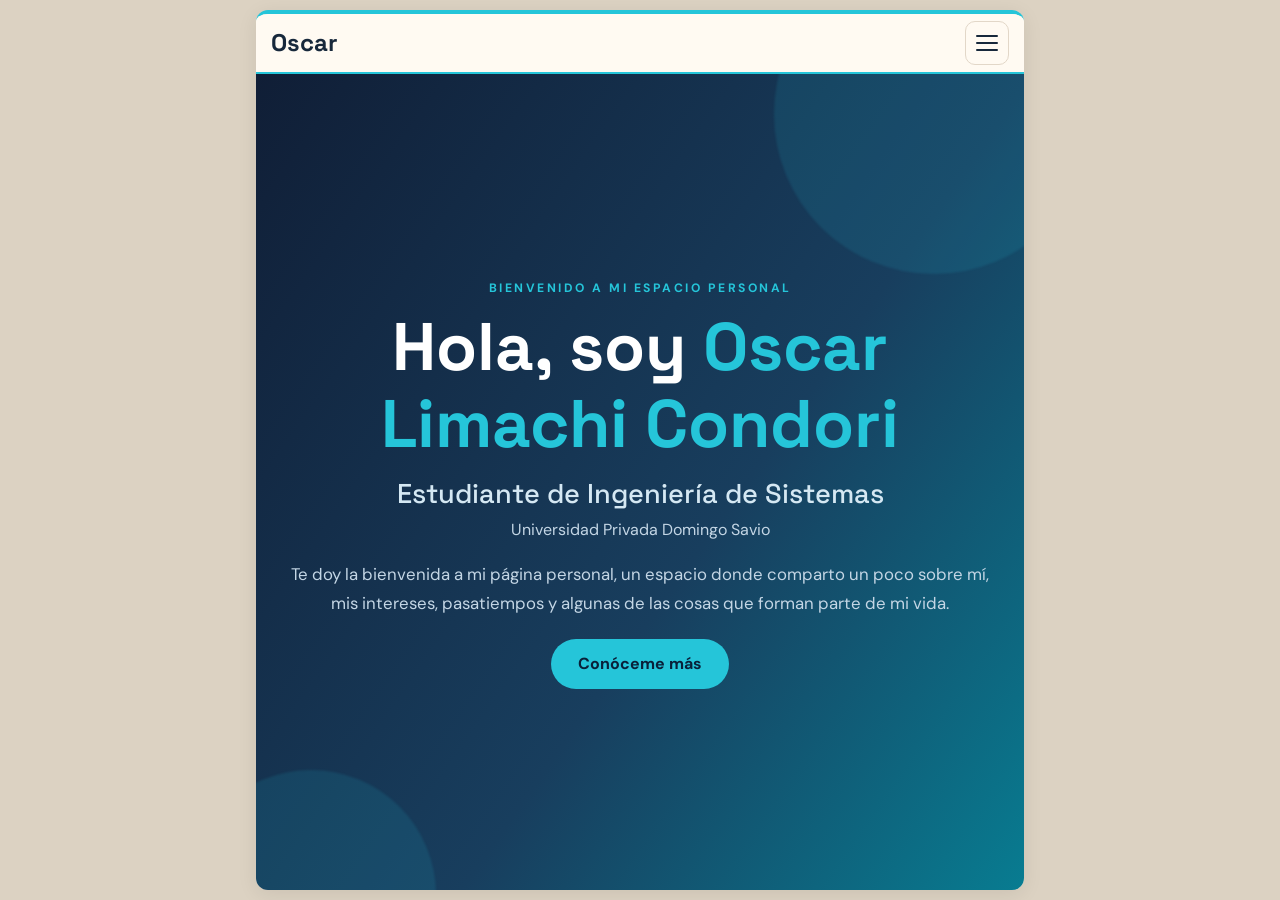
<file: informacion_personal_2.0/index.html>
<!DOCTYPE html>
<html lang="es">

<head>
    <meta charset="UTF-8">
    <meta name="viewport" content="width=device-width, initial-scale=1.0">
    <title>Mi Presentación Personal | Oscar Limachi</title>
    <meta name="description" content="Página personal de Oscar Limachi Condori, estudiante de Ingeniería de Sistemas.">
    <meta name="theme-color" content="#101e36">

    <link rel="preconnect" href="https://fonts.googleapis.com">
    <link rel="preconnect" href="https://fonts.gstatic.com" crossorigin>
    <link href="https://fonts.googleapis.com/css2?family=DM+Sans:wght@400;500;600;700&family=Space+Grotesk:wght@500;600;700&display=swap" rel="stylesheet">
    <link href="https://cdn.jsdelivr.net/npm/bootstrap@5.3.3/dist/css/bootstrap.min.css" rel="stylesheet">
    <link rel="stylesheet" href="style.css">
</head>

<body>
    <div class="pwa-container">

        <header class="site-nav">
            <div class="container">
                <a class="nav-brand" href="#inicio">Oscar<span></span></a>

                <button class="menu-toggle" id="hamburgerBtn" type="button" aria-label="Abrir menú" aria-controls="navMenu" aria-expanded="false">
                    <span></span>
                    <span></span>
                    <span></span>
                </button>

                <nav class="nav-menu" id="navMenu" aria-label="Menú principal">
                    <ul>
                        <li><a class="menu-link" href="#inicio" data-view="inicio">Inicio</a></li>
                        <li><a class="menu-link" href="#fotos" data-view="fotos">Galería</a></li>
                        <li><a class="menu-link" href="#informacion" data-view="informacion">Información</a></li>
                        <li><a class="menu-link" href="#horario" data-view="horario">Horario</a></li>
                        <li><a class="menu-link" href="#musica" data-view="musica">Música</a></li>
                        <li><a class="menu-link" href="#juegos" data-view="juegos">Juegos</a></li>
                        <li><a class="menu-link" href="#frase" data-view="frase">Mi frase</a></li>
                        <li><a class="menu-link" href="#redes" data-view="redes">Redes</a></li>
                        <li><a class="menu-link" href="#contacto" data-view="contacto">Contacto</a></li>
                        <li class="theme-item">
                            <button class="theme-toggle" id="themeToggle" type="button" aria-label="Cambiar tema">☾</button>
                        </li>
                    </ul>
                </nav>
            </div>
        </header>

        <main id="app">

            <section class="view view-hero active" id="inicio">
                <div class="hero-orb orb-one"></div>
                <div class="hero-orb orb-two"></div>

                <div class="container hero-content">
                    <span class="eyebrow">BIENVENIDO A MI ESPACIO PERSONAL</span>
                    <h1>Hola, soy <span>Oscar Limachi Condori</span></h1>
                    <h2>Estudiante de Ingeniería de Sistemas</h2>
                    <p>Universidad Privada Domingo Savio</p>

                    <p class="hero-description">
                        Te doy la bienvenida a mi página personal, un espacio donde comparto un poco sobre mí, mis intereses, pasatiempos y algunas de las cosas que forman parte de mi vida.
                    </p>

                    <div class="hero-actions">
                        <a href="#informacion" class="btn-main">Conóceme más</a>
                    </div>
                </div>
            </section>

            <section class="view" id="fotos">
                <div class="container">
                    <div class="section-heading">
                        <span class="eyebrow">IMÁGENES DE MI INTERÉS</span>
                        <h2>Galería de imágenes</h2>
                        <p>Una selección de imágenes relacionadas con mis gustos e intereses.</p>
                    </div>

                    <div class="photo-carousel" id="photoCarousel">
                        <div class="carousel-track" id="carouselTrack">
                            <div class="carousel-slide">
                                <img src="imagenes/carrusel/foto1.jpg" alt="Imagen de mi galería">
                            </div>
                            <div class="carousel-slide">
                                <img src="imagenes/carrusel/foto2.jpg" alt="Imagen de mi galería">
                            </div>
                            <div class="carousel-slide">
                                <img src="imagenes/carrusel/foto3.jpg" alt="Imagen de mi galería">
                            </div>
                        </div>
                        <div class="carousel-dots" id="carouselDots"></div>
                    </div>
                </div>
            </section>

            <section class="view" id="informacion">
                <div class="container">
                    <div class="section-heading">
                        <span class="eyebrow">UN POCO SOBRE MÍ</span>
                        <h2>Información personal</h2>
                        <p>Conoce un poco más sobre mi forma de ser y mis actividades.</p>
                    </div>

                    <div class="info-grid" id="infoGrid">
                        <article class="info-card open">
                            <button type="button" class="info-head" aria-expanded="true">
                                <span class="info-icon">👤</span>
                                <h3>Sobre mí</h3>
                                <span class="info-chevron" aria-hidden="true"></span>
                            </button>
                            <div class="info-body">
                                <p>
                                    Soy Oscar Limachi Condori, estudiante de Ingeniería de Sistemas en la Universidad Privada Domingo Savio. Me interesa aprender cosas nuevas, adquirir conocimientos y seguir desarrollándome tanto en el ámbito personal como académico.
                                </p>
                            </div>
                        </article>

                        <article class="info-card">
                            <button type="button" class="info-head" aria-expanded="false">
                                <span class="info-icon">🎯</span>
                                <h3>Mis metas y objetivos</h3>
                                <span class="info-chevron" aria-hidden="true"></span>
                            </button>
                            <div class="info-body">
                                <p>
                                    Seguir aprendiendo, adquirir experiencia y desarrollar mis habilidades para crecer tanto personal como profesionalmente.
                                </p>
                            </div>
                        </article>

                        <article class="info-card">
                            <button type="button" class="info-head" aria-expanded="false">
                                <span class="info-icon">🎮</span>
                                <h3>Mis pasatiempos (no productivos)</h3>
                                <span class="info-chevron" aria-hidden="true"></span>
                            </button>
                            <div class="info-body">
                                <p>
                                    En mi tiempo libre me gusta jugar videojuegos, disfrutar del fútbol, escuchar música y disfrutar de diferentes deportes. Son actividades que me permiten distraerme y pasar buenos momentos.
                                </p>
                            </div>
                        </article>

                        <article class="info-card">
                            <button type="button" class="info-head" aria-expanded="false">
                                <span class="info-icon">💻</span>
                                <h3>Mis intereses (productivos)</h3>
                                <span class="info-chevron" aria-hidden="true"></span>
                            </button>
                            <div class="info-body">
                                <p>
                                    Me interesa aprender sobre tecnología, programación, creación de páginas web y herramientas informáticas. También me gusta desarrollar proyectos y mejorar continuamente mis conocimientos.
                                </p>
                            </div>
                        </article>
                    </div>
                </div>
            </section>

            <section class="view view-alt" id="horario">
                <div class="container">
                    <div class="section-heading">
                        <span class="eyebrow">ORGANIZACIÓN ACADÉMICA</span>
                        <h2>Mi horario</h2>
                        <p>Mi horario de actividades académicas.</p>
                    </div>

                    <div class="schedule-container">
                        <iframe src="https://docs.google.com/spreadsheets/d/e/2PACX-1vTzEIEwzXeiPIHtOGl5OaNdvRD8uhCwUruHZFIxYBwJlAoqeVFZ9LOPmYHx63MA51rp65lUQbLzBSOq/pubhtml" title="Mi horario académico" loading="lazy"></iframe>
                    </div>
                </div>
            </section>

            <section class="view" id="musica">
                <div class="container">
                    <div class="section-heading">
                        <span class="eyebrow">MI PLAYLIST</span>
                        <h2>Mi música favorita</h2>
                        <p>Algunas canciones que me gusta escuchar.</p>
                    </div>

                    <div class="sub-tabs" role="tablist">
                        <button type="button" class="sub-tab active" data-tab="favoritas" role="tab" aria-selected="true">Mis favoritas</button>
                        <button type="button" class="sub-tab" data-tab="lista" role="tab" aria-selected="false">Otras canciones</button>
                    </div>

                    <div class="sub-panel active" id="tab-favoritas">
                        <div class="music-featured">
                            <div class="music-card">
                                <div class="music-cover cover-one">
                                    <img src="imagenes/musica/musica1.jpg" alt="Portada de Para Tu">
                                </div>
                                <h3>Para Tu</h3>
                                <p>Lalo San</p>
                                <audio controls preload="none">
                                    <source src="musica/Lalo San - Para tu.mp3" type="audio/mpeg">
                                    Tu navegador no admite audio.
                                </audio>
                            </div>

                            <div class="music-card">
                                <div class="music-cover cover-two">
                                    <img src="imagenes/musica/musica2.jpg" alt="Portada de Luna Dime">
                                </div>
                                <h3>Luna Dime</h3>
                                <p>Santu</p>
                                <audio controls preload="none">
                                    <source src="musica/Santu - Luna Dime.mp3" type="audio/mpeg">
                                    Tu navegador no admite audio.
                                </audio>
                            </div>

                            <div class="music-card">
                                <div class="music-cover cover-three">
                                    <img src="imagenes/musica/musica3.jpg" alt="Portada de Una Rosa">
                                </div>
                                <h3>Una Rosa</h3>
                                <p>3AM</p>
                                <audio controls preload="none">
                                    <source src="musica/3AM - Una Rosa.mp3" type="audio/mpeg">
                                    Tu navegador no admite audio.
                                </audio>
                            </div>

                            <div class="music-card">
                                <div class="music-cover cover-four">
                                    <img src="imagenes/musica/musica4.jpg" alt="Portada de La Distancia">
                                </div>
                                <h3>La Distancia</h3>
                                <p>DVICIO</p>
                                <audio controls preload="none">
                                    <source src="musica/Dvicio - La Distancia.mp3" type="audio/mpeg">
                                    Tu navegador no admite audio.
                                </audio>
                            </div>
                        </div>
                    </div>

                    <div class="sub-panel" id="tab-lista">
                        <div class="song-list-container">
                            <h3 class="subsection-title">Otras canciones que me gustan</h3>

                            <div class="music-tools">
                                <input type="text" id="songSearch" class="form-control" placeholder="Buscar canción o artista...">
                                <select id="songFilter" class="form-select">
                                    <option value="todos">Todos los géneros</option>
                                    <option value="pop">Pop</option>
                                    <option value="romantica">Romántica</option>
                                    <option value="urbana">Urbana</option>
                                </select>
                            </div>

                            <div class="table-scroll">
                                <table class="table song-table">
                                    <thead>
                                        <tr>
                                            <th>Canción</th>
                                            <th>Artista</th>
                                            <th>Género</th>
                                        </tr>
                                    </thead>
                                    <tbody id="songTableBody">
                                        <tr data-genre="pop">
                                            <td>Train Wreck</td>
                                            <td>James Arthur</td>
                                            <td>Pop</td>
                                        </tr>
                                        <tr data-genre="romantica">
                                            <td>Bajo La Mesa</td>
                                            <td>Morat, Sebastián Yatra</td>
                                            <td>Romántica</td>
                                        </tr>
                                        <tr data-genre="pop">
                                            <td>No Se Va</td>
                                            <td>Morat</td>
                                            <td>Pop</td>
                                        </tr>
                                        <tr data-genre="pop">
                                            <td>Ojos Marrones</td>
                                            <td>Lasso</td>
                                            <td>Pop</td>
                                        </tr>
                                        <tr data-genre="pop">
                                            <td>Ordinary</td>
                                            <td>Alex Warren</td>
                                            <td>Pop</td>
                                        </tr>
                                        <tr data-genre="pop">
                                            <td>Yellow</td>
                                            <td>Coldplay</td>
                                            <td>Pop</td>
                                        </tr>
                                        <tr data-genre="romantica">
                                            <td>Glimpse of Us</td>
                                            <td>Joji</td>
                                            <td>Romántica</td>
                                        </tr>
                                        <tr data-genre="urbana">
                                            <td>ADIVINO</td>
                                            <td>Myke Towers, Bad Bunny</td>
                                            <td>Urbana</td>
                                        </tr>
                                        <tr data-genre="urbana">
                                            <td>Adán y Eva</td>
                                            <td>Paulo Londra</td>
                                            <td>Urbana</td>
                                        </tr>
                                        <tr data-genre="urbana">
                                            <td>Esperándote</td>
                                            <td>Manuel Turizo</td>
                                            <td>Urbana</td>
                                        </tr>
                                        <tr data-genre="romantica">
                                            <td>You Are The Reason</td>
                                            <td>Calum Scott</td>
                                            <td>Romántica</td>
                                        </tr>
                                        <tr data-genre="pop">
                                            <td>Somewhere Only We Know</td>
                                            <td>Keane</td>
                                            <td>Pop</td>
                                        </tr>
                                        <tr data-genre="romantica">
                                            <td>All of Me</td>
                                            <td>John Legend</td>
                                            <td>Romántica</td>
                                        </tr>
                                        <tr data-genre="urbana">
                                            <td>Más Grande Que Yo</td>
                                            <td>Chris Lebron, Farruko</td>
                                            <td>Urbana</td>
                                        </tr>
                                        <tr data-genre="pop">
                                            <td>Car's Outside</td>
                                            <td>James Arthur</td>
                                            <td>Pop</td>
                                        </tr>
                                    </tbody>
                                </table>
                            </div>

                            <p id="noSongsMessage" class="no-results" hidden>No se encontraron canciones.</p>
                        </div>
                    </div>
                </div>
            </section>

            <section class="view view-alt" id="juegos">
                <div class="container">
                    <div class="section-heading">
                        <span class="eyebrow">ENTRETENIMIENTO</span>
                        <h2>Mis videojuegos favoritos</h2>
                        <p>Algunos videojuegos que forman parte de mis pasatiempos.</p>
                    </div>

                    <div class="game-filters">
                        <button class="filter-btn active" data-filter="todos">Todos</button>
                        <button class="filter-btn" data-filter="deportes">Deportes</button>
                        <button class="filter-btn" data-filter="lucha">Lucha</button>
                        <button class="filter-btn" data-filter="accion">Acción</button>
                        <button class="filter-btn" data-filter="terror">Terror</button>
                        <button class="filter-btn" data-filter="cooperativos">Cooperativos</button>
                    </div>

                    <div class="games-grid" id="gamesGrid">
                        <div class="game-item" data-category="deportes">
                            <div class="game-card">
                                <img src="imagenes/juegos/Efootball.jpg" alt="eFootball" loading="lazy">
                                <div class="game-card-content">
                                    <span class="game-category">Deportes</span>
                                    <h3>eFootball</h3>
                                    <p>Simulador de fútbol competitivo donde armo mi plantilla de ensueño. Actualmente me encuentro en la División 2 en el modo clasificación.</p>
                                </div>
                            </div>
                        </div>

                        <div class="game-item" data-category="lucha">
                            <div class="game-card">
                                <img src="imagenes/juegos/Mortal Kombat.jpg" alt="Mortal Kombat" loading="lazy">
                                <div class="game-card-content">
                                    <span class="game-category">Lucha</span>
                                    <h3>Mortal Kombat</h3>
                                    <p>Videojuego de lucha, combate y estrategia 1v1. Me enfoco en dominar combos avanzados y mejorar mi nivel en las peleas en línea.</p>
                                </div>
                            </div>
                        </div>

                        <div class="game-item" data-category="accion">
                            <div class="game-card">
                                <img src="imagenes/juegos/Call of duty.jpeg" alt="Call of Duty" loading="lazy">
                                <div class="game-card-content">
                                    <span class="game-category">Acción</span>
                                    <h3>Call of Duty</h3>
                                    <p>Shooter de acción táctica y disparos. Actualmente me encuentro en el rango de Leyenda tanto en Battle Royale como en Multijugador.</p>
                                </div>
                            </div>
                        </div>

                        <div class="game-item" data-category="terror">
                            <div class="game-card">
                                <img src="imagenes/juegos/resident evil.jpg" alt="Saga Resident Evil" loading="lazy">
                                <div class="game-card-content">
                                    <span class="game-category">Terror</span>
                                    <h3>Saga Resident Evil</h3>
                                    <p>Una saga de terror, acción y supervivencia que destaca por sus historias, desafíos y enfrentamientos contra criaturas.</p>
                                </div>
                            </div>
                        </div>

                        <div class="game-item" data-category="cooperativos">
                            <div class="game-card">
                                <img src="imagenes/juegos/Left-4-dead1.webp" alt="Left 4 Dead 1" loading="lazy">
                                <div class="game-card-content">
                                    <span class="game-category">Cooperativo</span>
                                    <h3>Left 4 Dead 1</h3>
                                    <p>Videojuego cooperativo de supervivencia donde se debe trabajar en equipo para sobrevivir a los ataques de zombis.</p>
                                </div>
                            </div>
                        </div>

                        <div class="game-item" data-category="cooperativos">
                            <div class="game-card">
                                <img src="imagenes/juegos/left 4 dead 2.jpeg" alt="Left 4 Dead 2" loading="lazy">
                                <div class="game-card-content">
                                    <span class="game-category">Cooperativo</span>
                                    <h3>Left 4 Dead 2</h3>
                                    <p>Continuación del juego de supervivencia cooperativa, con nuevos personajes, escenarios, armas y desafíos contra zombis.</p>
                                </div>
                            </div>
                        </div>
                    </div>

                    <p class="tap-hint">Toca un juego para leer su descripción.</p>
                </div>
            </section>

            <section class="view view-hero" id="frase">
                <div class="hero-orb orb-one"></div>
                <div class="hero-orb orb-two"></div>

                <div class="container quote-content">
                    <span class="eyebrow">MI FRASE PERSONAL</span>
                    <p class="quote-intro">Una frase que representa mi forma de pensar y afrontar la vida.</p>
                    <h2>Lo único imposible en la vida es aquello que no intentas</h2>
                    <p>
                        Cada esfuerzo cuenta para alcanzar nuestras metas. Con dedicación, constancia y confianza en nosotros mismos, podemos superar los obstáculos y lograr aquello que nos proponemos.
                    </p>
                </div>
            </section>

            <section class="view" id="contacto">
                <div class="container">
                    <div class="section-heading">
                        <span class="eyebrow">PONTE EN CONTACTO</span>
                        <h2>Contacto</h2>
                        <p>Si deseas dejarme un mensaje, puedes hacerlo aquí.</p>
                    </div>

                    <div class="contact-container">
                        <form id="pwaForm" novalidate>
                            <div class="form-grid">
                                <div class="field">
                                    <label for="nombre" class="form-label">Nombre completo</label>
                                    <input type="text" class="form-control" id="nombre" placeholder="Escribe tu nombre" autocomplete="name">
                                    <div class="validation-message" id="errorNombre"></div>
                                </div>

                                <div class="field">
                                    <label for="correo" class="form-label">Correo electrónico</label>
                                    <input type="email" class="form-control" id="correo" placeholder="ejemplo@correo.com" autocomplete="email">
                                    <div class="validation-message" id="errorCorreo"></div>
                                </div>

                                <div class="field full">
                                    <label for="asunto" class="form-label">Asunto</label>
                                    <input type="text" class="form-control" id="asunto" placeholder="Escribe el asunto">
                                    <div class="validation-message" id="errorAsunto"></div>
                                </div>

                                <div class="field full">
                                    <label for="mensaje" class="form-label">Mensaje</label>
                                    <textarea class="form-control" id="mensaje" rows="3" placeholder="Escribe tu mensaje"></textarea>
                                    <div class="validation-message" id="errorMensaje"></div>
                                </div>
                            </div>

                            <button type="submit" class="btn-main">Validar formulario</button>
                            <div id="alertaBox" role="status" aria-live="polite"></div>
                            <div id="successAlert" class="alert alert-success" role="status">¡Formulario validado correctamente!</div>
                        </form>
                    </div>
                </div>
            </section>

            <section class="view view-footer" id="redes">
                <div class="container site-footer">
                    <h3>Mis redes sociales</h3>
                    <p class="footer-description">También puedes encontrarme en estas plataformas.</p>

                    <div class="social-links">
                        <a href="https://www.facebook.com/share/1J45nheNNu/" target="_blank" rel="noopener noreferrer">
                            <img src="imagenes/logos/facebook.webp" alt="Facebook"> Facebook
                        </a>

                        <a href="https://www.instagram.com/oscar_limachi?dlrf=anFqMXpuZmNtenYx" target="_blank" rel="noopener noreferrer">
                            <img src="imagenes/logos/instagram.png" alt="Instagram"> Instagram
                        </a>

                        <a href="https://github.com/limachioscar19-cloud" target="_blank" rel="noopener noreferrer">
                            <img src="imagenes/logos/github.jpg" alt="GitHub"> GitHub
                        </a>
                    </div>

                    <div class="footer-divider"></div>
                    <p class="mb-1">© 2026 Oscar Limachi Condori</p>
                    <small>Mi Presentación Personal | Ingeniería de Sistemas</small>
                </div>
            </section>

        </main>
    </div>

    <script src="https://code.jquery.com/jquery-3.7.1.min.js"></script>
    <script src="script.js"></script>
</body>

</html>
</file>
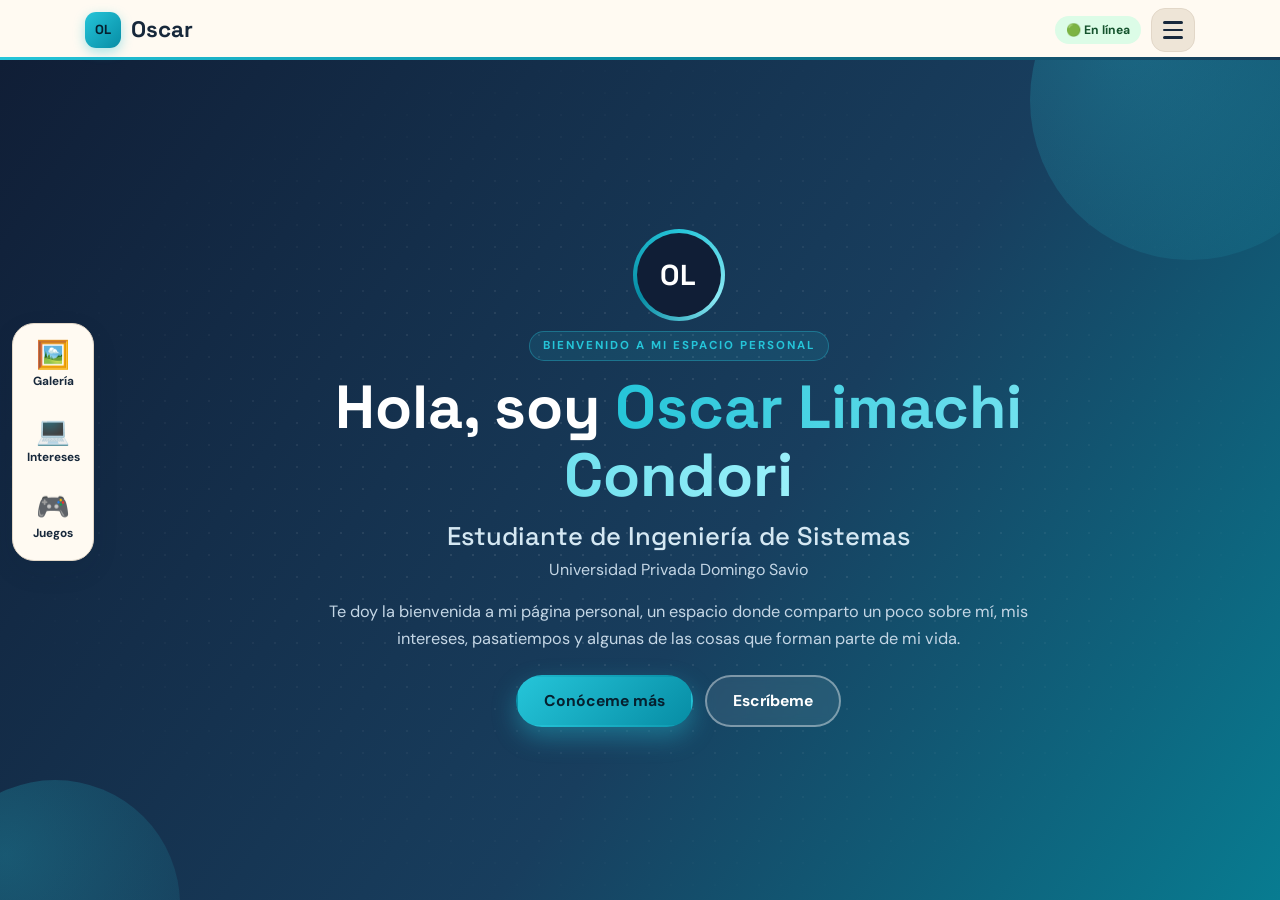
<file: informacion_personal_3.0/index.html>
<!DOCTYPE html>
<html lang="es">

<head>
    <meta charset="UTF-8">
    <meta name="viewport" content="width=device-width, initial-scale=1.0">
    <title>Mi Presentación Personal | Oscar Limachi</title>
    <meta name="description" content="Página personal de Oscar Limachi Condori, estudiante de Ingeniería de Sistemas.">
    <meta name="theme-color" content="#101e36">
    <link rel="manifest" href="manifest.json">
    <link rel="icon" type="image/png" sizes="192x192" href="icons/icon-192.png">
    <link rel="apple-touch-icon" href="icons/apple-touch-icon.png">

    <link rel="preconnect" href="https://fonts.googleapis.com">
    <link rel="preconnect" href="https://fonts.gstatic.com" crossorigin>
    <link
        href="https://fonts.googleapis.com/css2?family=DM+Sans:wght@400;500;600;700&family=Space+Grotesk:wght@500;600;700&display=swap"
        rel="stylesheet">
    <link href="https://cdn.jsdelivr.net/npm/bootstrap@5.3.3/dist/css/bootstrap.min.css" rel="stylesheet">
    <link rel="stylesheet" href="style.css">
</head>

<body>
    <div class="pwa-container" aria-busy="true">

        <header class="site-nav">
            <div class="container">
                <a class="nav-brand" href="#inicio" data-hidratado="false" data-hidratacion="false"
                    aria-label="Ir al inicio">Oscar<span></span></a>

                <div class="nav-actions">
                    <span class="estado-red" id="estadoRed" role="status" aria-live="polite"></span>
                    <button class="menu-toggle" id="hamburgerBtn" type="button" aria-label="Abrir menú"
                        aria-controls="navMenu" aria-expanded="false" data-hidratado="false" data-hidratacion="false">
                        <span></span>
                        <span></span>
                        <span></span>
                    </button>
                </div>

                <nav class="nav-menu" id="navMenu" aria-label="Menú principal">
                    <ul>
                        <li><a class="menu-link" href="#inicio" data-view="inicio" data-hidratado="false"
                                data-hidratacion="false"><span class="menu-ico" aria-hidden="true">🏠</span>Inicio</a>
                        </li>
                        <li><a class="menu-link" href="#fotos" data-view="fotos" data-hidratado="false"
                                data-hidratacion="false"><span class="menu-ico" aria-hidden="true">🖼️</span>Galería</a>
                        </li>
                        <li><a class="menu-link" href="#informacion" data-view="informacion" data-hidratado="false"
                                data-hidratacion="false"><span class="menu-ico"
                                    aria-hidden="true">💡</span>Información</a></li>
                        <li><a class="menu-link" href="#horario" data-view="horario" data-hidratado="false"
                                data-hidratacion="false"><span class="menu-ico" aria-hidden="true">📅</span>Horario</a>
                        </li>
                        <li><a class="menu-link" href="#musica" data-view="musica" data-hidratado="false"
                                data-hidratacion="false"><span class="menu-ico" aria-hidden="true">🎵</span>Música</a>
                        </li>
                        <li><a class="menu-link" href="#juegos" data-view="juegos" data-hidratado="false"
                                data-hidratacion="false"><span class="menu-ico" aria-hidden="true">🎮</span>Juegos</a>
                        </li>
                        <li><a class="menu-link" href="#frase" data-view="frase" data-hidratado="false"
                                data-hidratacion="false"><span class="menu-ico" aria-hidden="true">💬</span>Mi frase</a>
                        </li>
                        <li><a class="menu-link" href="#redes" data-view="redes" data-hidratado="false"
                                data-hidratacion="false"><span class="menu-ico" aria-hidden="true">🔗</span>Redes</a>
                        </li>
                        <li><a class="menu-link" href="#contacto" data-view="contacto" data-hidratado="false"
                                data-hidratacion="false"><span class="menu-ico" aria-hidden="true">✉️</span>Contacto</a>
                        </li>
                        <li class="theme-item">
                            <button class="theme-toggle" id="themeToggle" type="button" aria-label="Cambiar tema"
                                data-hidratado="false" data-hidratacion="false">☾</button>
                        </li>
                    </ul>
                </nav>
            </div>
        </header>

        <aside class="hud-side-nav">
            <button class="hud-btn" data-view="fotos" title="Galería" data-hidratado="false" data-hidratacion="false">
                <span class="hud-icon">🖼️</span>
                <span class="hud-label">Galería</span>
            </button>
            <button class="hud-btn" data-view="informacion" title="Intereses" data-hidratado="false"
                data-hidratacion="false">
                <span class="hud-icon">💻</span>
                <span class="hud-label">Intereses</span>
            </button>
            <button class="hud-btn" data-view="juegos" title="Videojuegos" data-hidratado="false"
                data-hidratacion="false">
                <span class="hud-icon">🎮</span>
                <span class="hud-label">Juegos</span>
            </button>
        </aside>

        <main id="app">

            <section class="view view-hero active" id="inicio">
                <div class="hero-orb orb-one"></div>
                <div class="hero-orb orb-two"></div>

                <div class="container hero-content">
                    <div class="hero-avatar" aria-hidden="true"><span>OL</span></div>
                    <span class="eyebrow">BIENVENIDO A MI ESPACIO PERSONAL</span>
                    <h1>Hola, soy <span>Oscar Limachi Condori</span></h1>
                    <h2>Estudiante de Ingeniería de Sistemas</h2>
                    <p>Universidad Privada Domingo Savio</p>

                    <p class="hero-description">
                        Te doy la bienvenida a mi página personal, un espacio donde comparto un poco sobre mí, mis
                        intereses, pasatiempos y algunas de las cosas que forman parte de mi vida.
                    </p>

                    <div class="hero-actions">
                        <a href="#informacion" class="btn-main" data-hidratado="false" data-hidratacion="false">Conóceme
                            más</a>
                        <a href="#contacto" class="btn-ghost" data-hidratado="false"
                            data-hidratacion="false">Escríbeme</a>
                    </div>
                </div>
            </section>

            <section class="view" id="fotos">
                <div class="container">
                    <div class="section-heading">
                        <span class="eyebrow">IMÁGENES DE MI INTERÉS</span>
                        <h2>Galería de imágenes</h2>
                        <p>Una selección de imágenes relacionadas con mis gustos e intereses.</p>
                    </div>

                            <div class="photo-carousel" id="photoCarousel" data-hidratado="false"
                                data-hidratacion="false">
                                <div class="carousel-track" id="carouselTrack">
                                    <div class="carousel-slide">
                                        <img src="imagenes/carrusel/foto1.jpg" alt="Imagen de mi galería"
                                            loading="lazy">
                                    </div>
                                    <div class="carousel-slide">
                                        <img src="imagenes/carrusel/foto2.jpg" alt="Imagen de mi galería"
                                            loading="lazy">
                                    </div>
                                    <div class="carousel-slide">
                                        <img src="imagenes/carrusel/foto3.jpg" alt="Imagen de mi galería"
                                            loading="lazy">
                                    </div>
                                </div>
                                <button type="button" class="carousel-arrow prev" aria-label="Imagen anterior"
                                    data-hidratado="false" data-hidratacion="false">‹</button>
                                <button type="button" class="carousel-arrow next" aria-label="Imagen siguiente"
                                    data-hidratado="false" data-hidratacion="false">›</button>
                                <div class="carousel-dots" id="carouselDots"></div>
                            </div>
                        </div>
            </section>

            <section class="view" id="informacion">
                <div class="container">
                    <div class="section-heading">
                        <span class="eyebrow">UN POCO SOBRE MÍ</span>
                        <h2>Información personal</h2>
                        <p>Conoce un poco más sobre mi forma de ser y mis actividades.</p>
                    </div>

                    <div class="info-grid" id="infoGrid">
                        <article class="info-card open">
                            <button type="button" class="info-head" aria-expanded="true" data-hidratado="false"
                                data-hidratacion="false">
                                <span class="info-icon">👤</span>
                                <h3>Sobre mí</h3>
                                <span class="info-chevron" aria-hidden="true"></span>
                            </button>
                            <div class="info-body">
                                <p>
                                    Soy Oscar Limachi Condori, estudiante de Ingeniería de Sistemas en la Universidad
                                    Privada Domingo Savio. Me interesa aprender cosas nuevas, adquirir conocimientos y
                                    seguir desarrollándome tanto en el ámbito personal como académico.
                                </p>
                            </div>
                        </article>

                        <article class="info-card">
                            <button type="button" class="info-head" aria-expanded="false" data-hidratado="false"
                                data-hidratacion="false">
                                <span class="info-icon">🎯</span>
                                <h3>Mis metas y objetivos</h3>
                                <span class="info-chevron" aria-hidden="true"></span>
                            </button>
                            <div class="info-body">
                                <p>
                                    Seguir aprendiendo, adquirir experiencia y desarrollar mis habilidades para crecer
                                    tanto personal como profesionalmente.
                                </p>
                            </div>
                        </article>

                        <article class="info-card">
                            <button type="button" class="info-head" aria-expanded="false" data-hidratado="false"
                                data-hidratacion="false">
                                <span class="info-icon">🎮</span>
                                <h3>Mis pasatiempos (no productivos)</h3>
                                <span class="info-chevron" aria-hidden="true"></span>
                            </button>
                            <div class="info-body">
                                <p>
                                    En mi tiempo libre me gusta jugar videojuegos, disfrutar del fútbol, escuchar música
                                    y disfrutar de diferentes deportes. Son actividades que me permiten distraerme y
                                    pasar buenos momentos.
                                </p>
                            </div>
                        </article>

                        <article class="info-card">
                            <button type="button" class="info-head" aria-expanded="false" data-hidratado="false"
                                data-hidratacion="false">
                                <span class="info-icon">💻</span>
                                <h3>Mis intereses (productivos)</h3>
                                <span class="info-chevron" aria-hidden="true"></span>
                            </button>
                            <div class="info-body">
                                <p>
                                    Me interesa aprender sobre tecnología, programación, creación de páginas web y
                                    herramientas informáticas. También me gusta desarrollar proyectos y mejorar
                                    continuamente mis conocimientos.
                                </p>
                            </div>
                        </article>
                    </div>
                </div>
            </section>

            <section class="view view-alt" id="horario">
                <div class="container">
                    <div class="section-heading">
                        <span class="eyebrow">ORGANIZACIÓN ACADÉMICA</span>
                        <h2>Mi horario</h2>
                        <p>Mi horario de actividades académicas.</p>
                    </div>

                    <div class="schedule-container">
                        <iframe
                            src="https://docs.google.com/spreadsheets/d/e/2PACX-1vTzEIEwzXeiPIHtOGl5OaNdvRD8uhCwUruHZFIxYBwJlAoqeVFZ9LOPmYHx63MA51rp65lUQbLzBSOq/pubhtml"
                            title="Mi horario académico" loading="lazy"></iframe>
                    </div>
                </div>
            </section>

            <section class="view" id="musica">
                <div class="container">
                    <div class="section-heading">
                        <span class="eyebrow">MI PLAYLIST</span>
                        <h2>Mi música favorita</h2>
                        <p>Algunas canciones que me gusta escuchar.</p>
                    </div>

                    <div class="sub-tabs" role="tablist">
                        <button type="button" class="sub-tab active" data-tab="favoritas" role="tab"
                            aria-selected="true" data-hidratado="false" data-hidratacion="false">Mis favoritas</button>
                        <button type="button" class="sub-tab" data-tab="lista" role="tab" aria-selected="false"
                            data-hidratado="false" data-hidratacion="false">Otras canciones</button>
                    </div>

                    <div class="sub-panel active" id="tab-favoritas">
                        <div class="music-featured">
                            <div class="music-card">
                                <div class="music-cover cover-one">
                                    <img src="imagenes/musica/musica1.jpg" alt="Portada de Para Tu" loading="lazy">
                                </div>
                                <h3>Para Tu</h3>
                                <p>Lalo San</p>
                                <audio controls preload="none">
                                    <source src="musica/Lalo San - Para tu.mp3" type="audio/mpeg">
                                    Tu navegador no admite audio.
                                </audio>
                            </div>

                            <div class="music-card">
                                <div class="music-cover cover-two">
                                    <img src="imagenes/musica/musica2.jpg" alt="Portada de Luna Dime" loading="lazy">
                                </div>
                                <h3>Luna Dime</h3>
                                <p>Santu</p>
                                <audio controls preload="none">
                                    <source src="musica/Santu - Luna Dime.mp3" type="audio/mpeg">
                                    Tu navegador no admite audio.
                                </audio>
                            </div>

                            <div class="music-card">
                                <div class="music-cover cover-three">
                                    <img src="imagenes/musica/musica3.jpg" alt="Portada de Una Rosa" loading="lazy">
                                </div>
                                <h3>Una Rosa</h3>
                                <p>3AM</p>
                                <audio controls preload="none">
                                    <source src="musica/3AM - Una Rosa.mp3" type="audio/mpeg">
                                    Tu navegador no admite audio.
                                </audio>
                            </div>

                            <div class="music-card">
                                <div class="music-cover cover-four">
                                    <img src="imagenes/musica/musica4.jpg" alt="Portada de La Distancia" loading="lazy">
                                </div>
                                <h3>La Distancia</h3>
                                <p>DVICIO</p>
                                <audio controls preload="none">
                                    <source src="musica/Dvicio - La Distancia.mp3" type="audio/mpeg">
                                    Tu navegador no admite audio.
                                </audio>
                            </div>
                        </div>
                    </div>

                    <div class="sub-panel" id="tab-lista">
                        <div class="song-list-container">
                            <h3 class="subsection-title">Otras canciones que me gustan</h3>

                            <div class="music-tools">
                                <input type="text" id="songSearch" class="form-control"
                                    placeholder="Buscar canción o artista..." data-hidratado="false"
                                    data-hidratacion="false">
                                <select id="songFilter" class="form-select" data-hidratado="false"
                                    data-hidratacion="false">
                                    <option value="todos">Todos los géneros</option>
                                    <option value="pop">Pop</option>
                                    <option value="romantica">Romántica</option>
                                    <option value="urbana">Urbana</option>
                                </select>
                            </div>

                            <div class="table-scroll">
                                <table class="table song-table">
                                    <thead>
                                        <tr>
                                            <th>Canción</th>
                                            <th>Artista</th>
                                            <th>Género</th>
                                        </tr>
                                    </thead>
                                    <tbody id="songTableBody">
                                        <tr data-genre="pop">
                                            <td>Train Wreck</td>
                                            <td>James Arthur</td>
                                            <td>Pop</td>
                                        </tr>
                                        <tr data-genre="romantica">
                                            <td>Bajo La Mesa</td>
                                            <td>Morat, Sebastián Yatra</td>
                                            <td>Romántica</td>
                                        </tr>
                                        <tr data-genre="pop">
                                            <td>No Se Va</td>
                                            <td>Morat</td>
                                            <td>Pop</td>
                                        </tr>
                                        <tr data-genre="pop">
                                            <td>Ojos Marrones</td>
                                            <td>Lasso</td>
                                            <td>Pop</td>
                                        </tr>
                                        <tr data-genre="pop">
                                            <td>Ordinary</td>
                                            <td>Alex Warren</td>
                                            <td>Pop</td>
                                        </tr>
                                        <tr data-genre="pop">
                                            <td>Yellow</td>
                                            <td>Coldplay</td>
                                            <td>Pop</td>
                                        </tr>
                                        <tr data-genre="romantica">
                                            <td>Glimpse of Us</td>
                                            <td>Joji</td>
                                            <td>Romántica</td>
                                        </tr>
                                        <tr data-genre="urbana">
                                            <td>ADIVINO</td>
                                            <td>Myke Towers, Bad Bunny</td>
                                            <td>Urbana</td>
                                        </tr>
                                        <tr data-genre="urbana">
                                            <td>Adán y Eva</td>
                                            <td>Paulo Londra</td>
                                            <td>Urbana</td>
                                        </tr>
                                        <tr data-genre="urbana">
                                            <td>Esperándote</td>
                                            <td>Manuel Turizo</td>
                                            <td>Urbana</td>
                                        </tr>
                                        <tr data-genre="romantica">
                                            <td>You Are The Reason</td>
                                            <td>Calum Scott</td>
                                            <td>Romántica</td>
                                        </tr>
                                        <tr data-genre="pop">
                                            <td>Somewhere Only We Know</td>
                                            <td>Keane</td>
                                            <td>Pop</td>
                                        </tr>
                                        <tr data-genre="romantica">
                                            <td>All of Me</td>
                                            <td>John Legend</td>
                                            <td>Romántica</td>
                                        </tr>
                                        <tr data-genre="urbana">
                                            <td>Más Grande Que Yo</td>
                                            <td>Chris Lebron, Farruko</td>
                                            <td>Urbana</td>
                                        </tr>
                                        <tr data-genre="pop">
                                            <td>Car's Outside</td>
                                            <td>James Arthur</td>
                                            <td>Pop</td>
                                        </tr>
                                    </tbody>
                                </table>
                            </div>

                            <p id="noSongsMessage" class="no-results" hidden>No se encontraron canciones.</p>
                        </div>
                    </div>
                </div>
            </section>

            <section class="view view-alt" id="juegos">
                <div class="container">
                    <div class="section-heading">
                        <span class="eyebrow">ENTRETENIMIENTO</span>
                        <h2>Mis videojuegos favoritos</h2>
                        <p>Algunos videojuegos que forman parte de mis pasatiempos.</p>
                    </div>

                    <div class="game-filters">
                        <button class="filter-btn active" data-filter="todos" data-hidratado="false"
                            data-hidratacion="false">Todos</button>
                        <button class="filter-btn" data-filter="deportes" data-hidratado="false"
                            data-hidratacion="false">Deportes</button>
                        <button class="filter-btn" data-filter="lucha" data-hidratado="false"
                            data-hidratacion="false">Lucha</button>
                        <button class="filter-btn" data-filter="accion" data-hidratado="false"
                            data-hidratacion="false">Acción</button>
                        <button class="filter-btn" data-filter="terror" data-hidratado="false"
                            data-hidratacion="false">Terror</button>
                        <button class="filter-btn" data-filter="cooperativos" data-hidratado="false"
                            data-hidratacion="false">Cooperativos</button>
                    </div>

                    <div class="games-grid" id="gamesGrid">
                        <div class="game-item" data-category="deportes">
                                <div class="game-card" role="button" tabindex="0" aria-pressed="false"
                                    aria-expanded="false" data-hidratado="false" data-hidratacion="false">
                                    <img src="imagenes/juegos/Efootball.jpg" alt="eFootball" loading="lazy">
                                    <div class="game-card-content">
                                        <span class="game-category">Deportes</span>
                                        <h3>eFootball</h3>
                                        <p>Simulador de fútbol competitivo donde armo mi plantilla de ensueño.
                                            Actualmente me encuentro en la División 2 en el modo clasificación.</p>
                                    </div>
                                </div>
                            </div>

                                <div class="game-item" data-category="lucha">
                                    <div class="game-card" role="button" tabindex="0" aria-pressed="false"
                                        aria-expanded="false" data-hidratado="false" data-hidratacion="false">
                                        <img src="imagenes/juegos/Mortal Kombat.jpg" alt="Mortal Kombat" loading="lazy">
                                        <div class="game-card-content">
                                            <span class="game-category">Lucha</span>
                                            <h3>Mortal Kombat</h3>
                                            <p>Videojuego de lucha, combate y estrategia 1v1. Me enfoco en dominar
                                                combos avanzados y mejorar mi nivel en las peleas en línea.</p>
                                        </div>
                        </div>
                    </div>

                                <div class="game-item" data-category="accion">
                                    <div class="game-card" role="button" tabindex="0" aria-pressed="false"
                                        aria-expanded="false" data-hidratado="false" data-hidratacion="false">
                                        <img src="imagenes/juegos/Call of duty.jpeg" alt="Call of Duty" loading="lazy">
                                        <div class="game-card-content">
                                            <span class="game-category">Acción</span>
                                            <h3>Call of Duty</h3>
                                            <p>Shooter de acción táctica y disparos. Actualmente me encuentro en el
                                                rango de Leyenda tanto en Battle Royale como en Multijugador.</p>
                                        </div>
                                    </div>
                                </div>

                                        <div class="game-item" data-category="terror">
                                            <div class="game-card" role="button" tabindex="0" aria-pressed="false"
                                                aria-expanded="false" data-hidratado="false" data-hidratacion="false">
                                                <img src="imagenes/juegos/resident evil.jpg" alt="Saga Resident Evil"
                                                    loading="lazy">
                                                <div class="game-card-content">
                                                    <span class="game-category">Terror</span>
                                                    <h3>Saga Resident Evil</h3>
                                                    <p>Una saga de terror, acción y supervivencia que destaca por sus
                                                        historias, desafíos y enfrentamientos contra criaturas.</p>
                                                </div>
                                            </div>
                                        </div>

                                                <div class="game-item" data-category="cooperativos">
                                                    <div class="game-card" role="button" tabindex="0"
                                                        aria-pressed="false" aria-expanded="false"
                                                        data-hidratado="false" data-hidratacion="false">
                                                        <img src="imagenes/juegos/Left-4-dead1.webp" alt="Left 4 Dead 1"
                                                            loading="lazy">
                                                        <div class="game-card-content">
                                                            <span class="game-category">Cooperativo</span>
                                                            <h3>Left 4 Dead 1</h3>
                                                            <p>Videojuego cooperativo de supervivencia donde se debe
                                                                trabajar en equipo para sobrevivir a los ataques de
                                                                zombis.</p>
                                                        </div>
                                                    </div>
                                                </div>

                                                            <div class="game-item" data-category="cooperativos">
                                                                <div class="game-card" role="button" tabindex="0"
                                                                    aria-pressed="false" aria-expanded="false"
                                                                    data-hidratado="false" data-hidratacion="false">
                                                                    <img src="imagenes/juegos/left 4 dead 2.jpeg"
                                                                        alt="Left 4 Dead 2" loading="lazy">
                                                                    <div class="game-card-content">
                                                                        <span class="game-category">Cooperativo</span>
                                                                        <h3>Left 4 Dead 2</h3>
                                                                        <p>Continuación del juego de supervivencia
                                                                            cooperativa, con nuevos personajes,
                                                                            escenarios, armas y desafíos contra zombis.
                                                                        </p>
                                                                    </div>
                                                                </div>
                                                            </div>
                                                        </div>

                                                        <p class="tap-hint">Toca un juego para ver su descripción.</p>
                                                    </div>
            </section>

            <section class="view view-hero" id="frase">
                <div class="hero-orb orb-one"></div>
                <div class="hero-orb orb-two"></div>

                <div class="container quote-content">
                    <span class="eyebrow">MI FRASE PERSONAL</span>
                    <p class="quote-intro">Una frase que representa mi forma de pensar y afrontar la vida.</p>
                    <h2>Lo único imposible en la vida es aquello que no intentas</h2>
                    <p>
                        Cada esfuerzo cuenta para alcanzar nuestras metas. Con dedicación, constancia y confianza en
                        nosotros mismos, podemos superar los obstáculos y lograr aquello que nos proponemos.
                    </p>
                </div>
            </section>

            <section class="view" id="contacto">
                <div class="container">
                    <div class="section-heading">
                        <span class="eyebrow">PONTE EN CONTACTO</span>
                        <h2>Contacto</h2>
                        <p>Si deseas dejarme un mensaje, puedes hacerlo aquí.</p>
                    </div>

                    <div class="contact-container">
                                <form id="pwaForm" novalidate data-hidratado="false" data-hidratacion="false">
                                    <div class="form-grid">
                                        <div class="field">
                                            <label for="nombre" class="form-label">Nombre completo</label>
                                            <input type="text" class="form-control" id="nombre"
                                                placeholder="Escribe tu nombre" autocomplete="name">
                                            <div class="validation-message" id="errorNombre"></div>
                                        </div>

                                        <div class="field">
                                            <label for="correo" class="form-label">Correo electrónico</label>
                                            <input type="email" class="form-control" id="correo"
                                                placeholder="ejemplo@correo.com" autocomplete="email">
                                            <div class="validation-message" id="errorCorreo"></div>
                                        </div>

                                        <div class="field full">
                                            <label for="asunto" class="form-label">Asunto</label>
                                            <input type="text" class="form-control" id="asunto"
                                                placeholder="Escribe el asunto">
                                            <div class="validation-message" id="errorAsunto"></div>
                                        </div>

                                        <div class="field full">
                                            <label for="mensaje" class="form-label">Mensaje</label>
                                            <textarea class="form-control" id="mensaje" rows="3"
                                                placeholder="Escribe tu mensaje"></textarea>
                                            <div class="validation-message" id="errorMensaje"></div>
                                        </div>
                                    </div>

                                    <button type="submit" class="btn-main" data-hidratado="false"
                                        data-hidratacion="false">Validar formulario</button>
                                    <div id="alertaBox" role="status" aria-live="polite"></div>
                                    <div id="successAlert" class="alert alert-success" role="status">¡Formulario
                                        validado correctamente!</div>
                        </form>
                    </div>
                </div>
            </section>

            <section class="view view-footer" id="redes">
                <div class="container site-footer">
                    <h3>Mis redes sociales</h3>
                    <p class="footer-description">También puedes encontrarme en estas plataformas.</p>

                    <div class="social-links">
                        <a href="https://www.facebook.com/share/1J45nheNNu/" target="_blank" rel="noopener noreferrer"
                            class="social-link" data-hidratado="false" data-hidratacion="false">
                            <img src="imagenes/logos/facebook.webp" alt="Facebook" loading="lazy"> Facebook
                        </a>

                        <a href="https://www.instagram.com/oscar_limachi?dlrf=anFqMXpuZmNtenYx" target="_blank"
                            rel="noopener noreferrer" class="social-link" data-hidratado="false"
                            data-hidratacion="false">
                            <img src="imagenes/logos/instagram.png" alt="Instagram" loading="lazy"> Instagram
                        </a>

                        <a href="https://github.com/limachioscar19-cloud" target="_blank" rel="noopener noreferrer"
                            class="social-link" data-hidratado="false" data-hidratacion="false">
                            <img src="imagenes/logos/github.jpg" alt="GitHub" loading="lazy"> GitHub
                        </a>
                    </div>

                    <div class="footer-divider"></div>
                    <p class="mb-1">© 2026 Oscar Limachi Condori</p>
                    <small>Mi Presentación Personal | Ingeniería de Sistemas</small>
                </div>
            </section>

        </main>

        <nav class="hud-bottom-bar">
            <button class="hud-nav-item active" data-view="inicio" data-hidratado="false" data-hidratacion="false">
                <span class="hud-bar-icon">👤</span>
                <span class="hud-bar-label">Perfil</span>
            </button>
            <button class="hud-nav-item" data-view="horario" data-hidratado="false" data-hidratacion="false">
                <span class="hud-bar-icon">📅</span>
                <span class="hud-bar-label">Horario</span>
            </button>
            <button class="hud-nav-item" data-view="musica" data-hidratado="false" data-hidratacion="false">
                <span class="hud-bar-icon">🎵</span>
                <span class="hud-bar-label">Música</span>
            </button>
            <button class="hud-nav-item" data-view="redes" data-hidratado="false" data-hidratacion="false">
                <span class="hud-bar-icon">🔗</span>
                <span class="hud-bar-label">Redes</span>
            </button>
        </nav>
        <div class="aviso-red" id="avisoRed" role="status" aria-live="polite" hidden></div>
    </div>

    <script src="https://code.jquery.com/jquery-3.7.1.min.js"></script>
    <script src="script.js"></script>
    <script>
        if ('serviceWorker' in navigator) {
            window.addEventListener('load', function () {
                navigator.serviceWorker.register('sw.js')
                    .then(function (reg) { console.log('Service Worker PWA Registrado con Éxito:', reg.scope); })
                    .catch(function (err) { console.error('Fallo en Registro de SW:', err); });
            });
        }
    </script>
</body>

</html>
</file>
<file: informacion_personal_2.0/style.css>
:root {
    --navy: #101e36;
    --navy-2: #183653;
    --cyan: #25c5d9;
    --cyan-dark: #078da5;
    --bg: #f5efe4;
    --surface: #fffaf2;
    --surface-2: #eee5d7;
    --text: #17283b;
    --muted: #63758a;
    --border: #e2d7c8;
    --shadow: 0 12px 35px rgba(16, 30, 54, 0.09);
    --nav-h: 60px;
    --view-pad: 16px;
    --frame-pad: 0px;
    --page-bg: #dcd2c2;
}

body.dark-mode {
    --page-bg: #060b14;
    --bg: #0b1422;
    --surface: #142237;
    --surface-2: #1b2d43;
    --text: #edf5fc;
    --muted: #a8b9ca;
    --border: #2b4057;
    --shadow: 0 12px 35px rgba(0, 0, 0, 0.2);
}

* {
    box-sizing: border-box;
}

html,
body {
    width: 100%;
    height: 100%;
    margin: 0;
    overflow: hidden;
}

body {
    height: 100vh;
    height: 100dvh;
    background: var(--bg);
    color: var(--text);
    font-family: 'DM Sans', sans-serif;
    transition: background 0.3s, color 0.3s;
    -webkit-tap-highlight-color: transparent;
}

h1,
h2,
h3,
h4 {
    margin-top: 0;
    margin-bottom: 0.5rem;
    line-height: 1.2;
    font-family: 'Space Grotesk', sans-serif;
}

p {
    margin-top: 0;
    margin-bottom: 1rem;
}

img {
    vertical-align: middle;
}

.container {
    width: 100%;
    margin-right: auto;
    margin-left: auto;
    padding-right: 15px;
    padding-left: 15px;
}

@media (min-width: 576px) {
    .container {
        max-width: 540px;
    }
}

@media (min-width: 768px) {
    .container {
        max-width: 720px;
    }
}

@media (min-width: 992px) {
    .container {
        max-width: 960px;
    }
}

@media (min-width: 1200px) {
    .container {
        max-width: 1140px;
    }
}

.form-control,
.form-select {
    display: block;
    width: 100%;
    font: inherit;
    line-height: 1.5;
    border: 1px solid var(--border);
    border-radius: 0.375rem;
}

.form-label {
    display: inline-block;
}

.table {
    width: 100%;
    border-collapse: collapse;
}

.alert {
    border: 1px solid transparent;
    border-radius: 0.375rem;
}

.alert-success {
    color: #0f5132;
    background: #d1e7dd;
    border-color: #badbcc;
}

.alert-danger {
    color: #842029;
    background: #f8d7da;
    border-color: #f5c2c7;
}

.alert-warning {
    color: #664d03;
    background: #fff3cd;
    border-color: #ffecb5;
}

.mt-3 {
    margin-top: 1rem;
}

.mb-1 {
    margin-bottom: 0.25rem;
}

:focus-visible {
    outline: 2px solid var(--cyan);
    outline-offset: 2px;
}

.pwa-container {
    position: relative;
    width: 100%;
    height: 100%;
    overflow: hidden;
    background: var(--bg);
}

@media (min-width: 1025px) {
     :root {
        --frame-pad: 24px;
    }
    body {
        padding: 10px;
        background: var(--page-bg);
    }
    .pwa-container {
        max-width: 768px;
        margin: 0 auto;
        height: calc(100vh - 20px);
        height: calc(100dvh - 20px);
        border-radius: 12px;
        box-shadow: 0 4px 20px rgba(0, 0, 0, 0.08);
        border-top: 4px solid var(--cyan);
    }
}

#app {
    position: absolute;
    top: var(--nav-h);
    right: 0;
    bottom: 0;
    left: 0;
    overflow: hidden;
}

.view {
    display: none;
    position: absolute;
    inset: 0;
    flex-direction: column;
    justify-content: center;
    padding: var(--view-pad) 0;
    overflow: hidden;
    overscroll-behavior: none;
    background: var(--bg);
}

.view.active {
    display: flex;
    animation: viewIn 0.3s ease;
}

.view>.container {
    width: 100%;
    max-height: 100%;
    margin-top: auto;
    margin-bottom: auto;
}

@keyframes viewIn {
    from {
        opacity: 0;
    }
    to {
        opacity: 1;
    }
}

.view-alt {
    background: var(--surface-2);
}

.view-hero {
    position: absolute;
    overflow: hidden;
    color: white;
    background: linear-gradient(125deg, #101e36 0%, #183e5e 58%, #087c91 100%);
}

.view-footer {
    background: #081321;
    color: #d5e1ee;
}

.site-nav {
    position: absolute;
    top: 0;
    left: 0;
    right: 0;
    height: var(--nav-h);
    z-index: 1000;
    display: flex;
    align-items: center;
    background: var(--surface);
    border-bottom: 2px solid var(--cyan);
    transition: background 0.3s;
}

.site-nav>.container {
    display: flex;
    align-items: center;
    justify-content: space-between;
    height: 100%;
}

.nav-brand {
    font-family: 'Space Grotesk', sans-serif;
    font-size: 1.5rem;
    font-weight: 700;
    color: var(--text);
    text-decoration: none;
}

.nav-brand span {
    color: var(--cyan-dark);
}

.menu-toggle {
    display: flex;
    width: 44px;
    height: 44px;
    padding: 0;
    border: 1px solid var(--border);
    border-radius: 10px;
    background: transparent;
    cursor: pointer;
    flex-direction: column;
    align-items: center;
    justify-content: center;
    gap: 5px;
}

.menu-toggle span {
    display: block;
    width: 22px;
    height: 2px;
    border-radius: 2px;
    background: var(--text);
    transition: transform 0.25s, opacity 0.2s;
}

.menu-toggle.open span:nth-child(1) {
    transform: translateY(7px) rotate(45deg);
}

.menu-toggle.open span:nth-child(2) {
    opacity: 0;
}

.menu-toggle.open span:nth-child(3) {
    transform: translateY(-7px) rotate(-45deg);
}

.nav-menu {
    display: none;
    position: absolute;
    top: 100%;
    left: 0;
    right: 0;
    max-height: calc(100dvh - var(--nav-h) - 12px);
    overflow-y: auto;
    background: var(--surface);
    border-bottom: 1px solid var(--border);
    box-shadow: 0 14px 30px rgba(0, 0, 0, 0.18);
}

.nav-menu ul {
    display: grid;
    grid-template-columns: 1fr 1fr;
    gap: 8px;
    margin: 0;
    padding: 12px 16px 14px;
    list-style: none;
}

.menu-link {
    display: block;
    padding: 10px 8px;
    text-align: center;
    color: var(--text);
    font-weight: 600;
    font-size: 0.92rem;
    text-decoration: none;
    background: var(--surface-2);
    border-radius: 10px;
    transition: color 0.2s, background 0.2s;
}

.menu-link:hover {
    color: var(--cyan-dark);
}

.menu-link.active {
    background: var(--cyan);
    color: #092039;
}

.theme-item {
    grid-column: 1 / -1;
    justify-self: center;
}

.theme-toggle {
    border: 1px solid var(--border);
    background: var(--surface-2);
    color: var(--text);
    width: 38px;
    height: 38px;
    border-radius: 50%;
    font-size: 1.2rem;
    cursor: pointer;
}

.view-hero>.container {
    position: relative;
    z-index: 2;
}

.hero-content {
    max-width: 950px;
    text-align: center;
}

.eyebrow {
    display: inline-block;
    color: var(--cyan);
    font-size: 0.76rem;
    font-weight: 700;
    letter-spacing: 2.5px;
    margin-bottom: 12px;
}

.hero-content h1 {
    font-size: clamp(2.1rem, 5.5vw, 4.2rem);
    font-weight: 700;
    line-height: 1.15;
    margin-bottom: 14px;
}

.hero-content h1 span {
    color: var(--cyan);
}

.hero-content h2 {
    font-size: clamp(1.1rem, 2.6vw, 1.7rem);
    font-weight: 500;
    color: #d5e8f3;
    margin-bottom: 8px;
}

.hero-content>p {
    color: #c4d6e5;
}

.hero-description {
    max-width: 720px;
    margin: 18px auto 22px;
    line-height: 1.7;
    font-size: 1.05rem;
}

.hero-actions {
    display: flex;
    justify-content: center;
    flex-wrap: wrap;
    gap: 12px;
}

.btn-main {
    display: inline-block;
    background: var(--cyan);
    color: #092039;
    padding: 13px 27px;
    border: none;
    border-radius: 30px;
    text-decoration: none;
    font-weight: 700;
    cursor: pointer;
    transition: 0.25s;
}

.btn-main:hover {
    background: white;
    color: var(--navy);
    transform: translateY(-2px);
}

.hero-orb {
    position: absolute;
    border-radius: 50%;
    background: rgba(37, 197, 217, 0.12);
    filter: blur(1px);
    pointer-events: none;
}

.orb-one {
    width: 320px;
    height: 320px;
    top: -120px;
    right: -70px;
}

.orb-two {
    width: 250px;
    height: 250px;
    bottom: -130px;
    left: -70px;
}

.quote-content {
    max-width: 850px;
    text-align: center;
}

.quote-intro {
    margin: 0 0 14px;
    color: #c4d6e5;
}

.quote-content h2 {
    margin: 10px auto 0;
    font-size: clamp(1.6rem, 4vw, 2.6rem);
    line-height: 1.4;
    font-weight: 600;
}

.quote-content>p:last-child {
    max-width: 800px;
    margin: 20px auto 0;
    color: #d7e7f1;
    font-size: 1.05rem;
    line-height: 1.8;
}

.section-heading {
    text-align: center;
    max-width: 750px;
    margin: 0 auto 20px;
}

.section-heading h2 {
    font-size: clamp(1.6rem, 3.4vw, 2.5rem);
    font-weight: 700;
    margin-bottom: 8px;
    color: var(--text);
}

.section-heading p {
    color: var(--muted);
    margin: 0;
    line-height: 1.6;
}

.photo-carousel {
    max-width: 900px;
    height: clamp(210px, calc(100dvh - var(--nav-h) - 230px - var(--frame-pad)), 470px);
    overflow: hidden;
    margin: 0 auto;
    border-radius: 22px;
    box-shadow: var(--shadow);
    position: relative;
    cursor: grab;
    touch-action: pan-y;
    user-select: none;
}

.photo-carousel.dragging {
    cursor: grabbing;
}

.carousel-track {
    display: flex;
    height: 100%;
    transition: transform 0.6s ease;
}

.carousel-slide {
    min-width: 100%;
    height: 100%;
}

.carousel-slide img {
    width: 100%;
    height: 100%;
    object-fit: cover;
    object-position: center;
    pointer-events: none;
    -webkit-user-drag: none;
}

.carousel-dots {
    position: absolute;
    bottom: 18px;
    left: 0;
    right: 0;
    display: flex;
    justify-content: center;
    gap: 10px;
}

.carousel-dot {
    width: 10px;
    height: 10px;
    padding: 0;
    border: none;
    border-radius: 50%;
    background: rgba(255, 255, 255, 0.55);
    cursor: pointer;
}

.carousel-dot.active {
    width: 27px;
    border-radius: 10px;
    background: var(--cyan);
}

.info-grid {
    display: grid;
    grid-template-columns: 1fr 1fr;
    gap: 14px;
}

.info-card {
    padding: 20px 22px;
    background: var(--surface);
    border: 1px solid var(--border);
    border-radius: 18px;
    box-shadow: var(--shadow);
    transition: transform 0.25s, border-color 0.25s;
}

.info-card:hover {
    transform: translateY(-4px);
    border-color: var(--cyan);
}

.info-head {
    display: flex;
    align-items: center;
    gap: 14px;
    width: 100%;
    margin: 0 0 14px;
    padding: 0;
    border: 0;
    background: none;
    color: inherit;
    text-align: left;
    cursor: default;
}

.info-icon {
    flex: 0 0 auto;
    width: 46px;
    height: 46px;
    display: grid;
    place-items: center;
    background: var(--surface-2);
    border-radius: 14px;
    font-size: 1.5rem;
}

.info-head h3 {
    flex: 1;
    margin: 0;
    font-size: 1.2rem;
    font-weight: 700;
}

.info-chevron {
    display: none;
    width: 10px;
    height: 10px;
    border-right: 2px solid var(--muted);
    border-bottom: 2px solid var(--muted);
    transform: rotate(45deg);
    transition: transform 0.25s;
}

.info-card p {
    color: var(--muted);
    line-height: 1.7;
    margin: 0;
}

.schedule-container {
    max-width: 1050px;
    margin: 0 auto;
    background: var(--surface);
    border: 1px solid var(--border);
    border-radius: 18px;
    overflow: hidden;
    box-shadow: var(--shadow);
}

.schedule-container iframe {
    width: 100%;
    height: clamp(240px, calc(100dvh - var(--nav-h) - 250px - var(--frame-pad)), 550px);
    border: 0;
    display: block;
}

.sub-tabs {
    display: flex;
    justify-content: center;
    gap: 10px;
    margin-bottom: 16px;
}

.sub-tab {
    border: 1px solid var(--border);
    background: var(--surface);
    color: var(--text);
    padding: 9px 20px;
    border-radius: 25px;
    font-weight: 600;
    cursor: pointer;
    transition: 0.2s;
}

.sub-tab:hover,
.sub-tab.active {
    background: var(--cyan);
    color: #092039;
    border-color: var(--cyan);
}

.sub-panel {
    display: none;
}

.sub-panel.active {
    display: block;
}

.music-featured {
    display: grid;
    grid-template-columns: repeat(4, 1fr);
    gap: 14px;
}

.music-card {
    padding: 14px;
    background: var(--surface);
    border: 1px solid var(--border);
    border-radius: 18px;
    box-shadow: var(--shadow);
    text-align: center;
    transition: transform 0.25s;
    min-width: 0;
}

.music-card:hover {
    transform: translateY(-4px);
}

.music-cover {
    width: 130px;
    max-width: 100%;
    aspect-ratio: 1;
    margin: 0 auto 12px;
    display: grid;
    place-items: center;
    border-radius: 15px;
    color: white;
    font-size: 3.5rem;
    overflow: hidden;
}

.music-cover img {
    width: 100%;
    height: 100%;
    object-fit: cover;
    display: block;
    border-radius: inherit;
}

.cover-one {
    background: linear-gradient(135deg, #183653, #078da5);
}

.cover-two {
    background: linear-gradient(135deg, #493b73, #bd7198);
}

.cover-three {
    background: linear-gradient(135deg, #a44b60, #e3a36b);
}

.cover-four {
    background: linear-gradient(135deg, #1d5261, #38a6a0);
}

.music-card h3 {
    font-size: 1.1rem;
    font-weight: 700;
    margin-bottom: 4px;
}

.music-card p {
    color: var(--muted);
    margin-bottom: 10px;
}

.music-card audio {
    width: 100%;
    height: 38px;
}

.subsection-title {
    font-size: 1.3rem;
    font-weight: 700;
    margin-bottom: 14px;
    text-align: center;
}

.music-tools {
    display: flex;
    gap: 15px;
    margin-bottom: 12px;
}

.music-tools input,
.music-tools select {
    min-height: 42px;
    background-color: var(--surface);
    color: var(--text);
    border-color: var(--border);
}

.table-scroll {
    max-height: max(130px, calc(100dvh - var(--nav-h) - 350px - var(--frame-pad)));
    overflow: auto;
    border-radius: 12px;
    scrollbar-width: thin;
}

.song-table {
    color: var(--text);
    margin-bottom: 0;
}

.song-table thead th {
    position: sticky;
    top: 0;
    z-index: 1;
    background: var(--navy);
    color: white;
    padding: 10px 15px;
    border: none;
}

.song-table tbody td {
    padding: 9px 15px;
    background: var(--surface);
    color: var(--text);
    border-color: var(--border);
}

.no-results {
    color: var(--muted);
    text-align: center;
    padding: 20px;
}

.game-filters {
    display: flex;
    justify-content: center;
    flex-wrap: wrap;
    gap: 8px;
    margin-bottom: 14px;
}

.filter-btn {
    border: 1px solid var(--border);
    background: var(--surface);
    color: var(--text);
    padding: 7px 16px;
    border-radius: 25px;
    font-weight: 600;
    cursor: pointer;
    transition: 0.2s;
}

.filter-btn:hover,
.filter-btn.active {
    background: var(--cyan);
    color: #092039;
    border-color: var(--cyan);
}

.games-grid {
    display: grid;
    grid-template-columns: repeat(3, minmax(0, 1fr));
    gap: 12px;
    align-items: stretch;
}

.game-item {
    min-width: 0;
    height: 100%;
}

.game-card {
    position: relative;
    height: 100%;
    background: var(--surface);
    border: 1px solid var(--border);
    border-radius: 18px;
    overflow: hidden;
    box-shadow: var(--shadow);
    transition: transform 0.25s;
}

.game-card:hover {
    transform: translateY(-4px);
}

.game-card>img {
    display: block;
    width: 100%;
    height: auto;
    aspect-ratio: 16 / 9;
    object-fit: contain;
    object-position: center;
    background: var(--surface-2);
}

.game-card-content {
    padding: 10px 14px 12px;
}

.game-category {
    display: inline-block;
    background: var(--surface-2);
    color: var(--cyan-dark);
    padding: 4px 11px;
    border-radius: 20px;
    font-size: 0.76rem;
    font-weight: 700;
    margin-bottom: 6px;
}

.game-card h3 {
    font-size: 1.08rem;
    font-weight: 700;
    margin-bottom: 5px;
    overflow-wrap: anywhere;
}

.game-card p {
    color: var(--muted);
    line-height: 1.5;
    font-size: 0.9rem;
    margin: 0;
    overflow-wrap: anywhere;
}

.tap-hint {
    display: none;
    margin: 8px 0 0;
    text-align: center;
    color: var(--muted);
    font-size: 0.85rem;
}

#juegos {
    overflow-y: auto;
    overflow-x: hidden;
    justify-content: flex-start;
    scrollbar-width: thin;
}

#juegos>.container {
    max-height: none;
    flex-shrink: 0;
    margin-top: auto;
    margin-bottom: auto;
}

.contact-container {
    max-width: 750px;
    padding: 20px 24px;
    margin: 0 auto;
    background: var(--surface);
    border: 1px solid var(--border);
    border-radius: 18px;
    box-shadow: var(--shadow);
}

.form-grid {
    display: grid;
    grid-template-columns: 1fr 1fr;
    gap: 10px 16px;
    margin-bottom: 14px;
}

.form-grid .full {
    grid-column: 1 / -1;
}

.form-label {
    color: var(--text);
    font-weight: 600;
    margin-bottom: 4px;
}

.form-control {
    background: var(--bg);
    color: var(--text);
    border-color: var(--border);
    padding: 9px 13px;
}

.form-control:focus {
    background: var(--surface);
    color: var(--text);
    border-color: var(--cyan);
    box-shadow: 0 0 0 0.2rem rgba(37, 197, 217, 0.15);
}

.form-control::placeholder {
    color: var(--muted);
    opacity: 0.8;
}

.form-control.valid-field {
    border: 2px solid #20a66a;
}

.form-control.invalid-field {
    border: 2px solid #dc3545;
}

.validation-message {
    display: none;
    font-size: 0.85rem;
    margin-top: 4px;
    color: #dc3545;
}

#successAlert {
    display: none;
    margin-top: 12px;
    padding: 10px 14px;
    font-size: 0.92rem;
}

.validation-message.valid {
    color: #20a66a;
}

.validation-message.invalid {
    color: #dc3545;
}

.form-result {
    margin-top: 15px;
    font-weight: 600;
}

#alertaBox:not(:empty) {
    margin-top: 12px;
    padding: 10px 14px;
    font-size: 0.92rem;
}

.site-footer {
    text-align: center;
}

.site-footer h3 {
    font-family: 'Space Grotesk', sans-serif;
    font-size: 1.8rem;
    font-weight: 700;
    margin-bottom: 10px;
    color: white;
}

.footer-description {
    color: #9aadc2;
    margin-bottom: 20px;
}

.social-links {
    display: flex;
    justify-content: center;
    flex-wrap: wrap;
    gap: 15px;
}

.social-links a {
    display: flex;
    align-items: center;
    gap: 10px;
    padding: 12px 20px;
    background: #142237;
    border: 1px solid #2b4057;
    border-radius: 12px;
    color: #e9f1f8;
    text-decoration: none;
    font-weight: 600;
    transition: 0.2s;
}

.site-footer .social-links a:hover {
    background: #183653;
    color: #25c5d9;
    transform: translateY(-3px);
}

.social-links img {
    width: 25px;
    height: 25px;
    object-fit: contain;
    border-radius: 5px;
}

.footer-divider {
    height: 1px;
    background: #2b4057;
    margin: 24px auto 20px;
    max-width: 700px;
}

.site-footer small {
    color: #9aadc2;
}

@media (max-width: 767px) {
     :root {
        --view-pad: 12px;
    }
    .eyebrow {
        font-size: 0.66rem;
        letter-spacing: 1.7px;
        margin-bottom: 7px;
    }
    .hero-content h1 {
        font-size: clamp(1.7rem, 7vw, 2.3rem);
    }
    .hero-content h2 {
        font-size: 1.05rem;
    }
    .hero-description {
        margin: 12px auto 16px;
        font-size: 0.9rem;
        line-height: 1.5;
    }
    .section-heading {
        margin-bottom: 12px;
    }
    .section-heading p {
        display: none;
    }
    .section-heading h2 {
        font-size: 1.45rem;
    }
    .info-grid {
        grid-template-columns: 1fr;
        gap: 8px;
    }
    .info-card {
        padding: 11px 14px;
        border-radius: 14px;
    }
    .info-card:hover {
        transform: none;
    }
    .info-head {
        margin: 0;
        cursor: pointer;
    }
    .info-head h3 {
        font-size: 0.98rem;
    }
    .info-icon {
        width: 36px;
        height: 36px;
        font-size: 1.2rem;
    }
    .info-chevron {
        display: block;
    }
    .info-body {
        display: none;
        padding-top: 10px;
    }
    .info-card.open .info-body {
        display: block;
    }
    .info-card.open .info-chevron {
        transform: rotate(-135deg);
    }
    .info-card p {
        font-size: 0.88rem;
        line-height: 1.5;
    }
    .photo-carousel {
        border-radius: 16px;
        height: clamp(190px, calc(100dvh - var(--nav-h) - 160px), 330px);
    }
    .sub-tabs {
        margin-bottom: 12px;
    }
    .sub-tab {
        padding: 7px 14px;
        font-size: 0.88rem;
    }
    .music-featured {
        grid-template-columns: repeat(2, 1fr);
        gap: 8px;
    }
    .music-card {
        padding: 9px 8px;
        border-radius: 14px;
    }
    .music-cover {
        width: 76px;
        margin-bottom: 6px;
        border-radius: 12px;
    }
    .music-card h3 {
        font-size: 0.9rem;
    }
    .music-card p {
        margin-bottom: 6px;
        font-size: 0.8rem;
    }
    .music-card audio {
        height: 32px;
    }
    .subsection-title {
        font-size: 1rem;
        margin-bottom: 8px;
    }
    .music-tools {
        flex-direction: column;
        gap: 7px;
        margin-bottom: 8px;
    }
    .music-tools input,
    .music-tools select {
        min-height: 36px;
        font-size: 0.88rem;
    }
    .table-scroll {
        max-height: max(120px, calc(100dvh - var(--nav-h) - 310px));
    }
    .song-table thead th,
    .song-table tbody td {
        padding: 7px 8px;
        font-size: 0.8rem;
    }
    .game-filters {
        gap: 5px;
        margin-bottom: 10px;
    }
    .filter-btn {
        padding: 5px 10px;
        font-size: 0.76rem;
    }
    .games-grid {
        grid-template-columns: repeat(2, minmax(0, 1fr));
        gap: 8px;
    }
    .game-card {
        border-radius: 12px;
        cursor: pointer;
    }
    .game-card:hover {
        transform: none;
    }
    .game-card>img {
        width: 100%;
        height: auto;
        aspect-ratio: 16 / 9;
        object-fit: contain;
    }
    .game-card-content {
        padding: 7px 9px 8px;
    }
    .game-category {
        padding: 2px 7px;
        font-size: 0.64rem;
        margin-bottom: 3px;
    }
    .game-card h3 {
        font-size: 0.86rem;
        margin: 0;
    }
    .game-card p {
        display: none;
        position: static;
        inset: auto;
        padding: 8px 0 0;
        background: transparent;
        overflow: visible;
        font-size: 0.8rem;
        line-height: 1.45;
    }
    .game-card.open p {
        display: block;
    }
    .tap-hint {
        display: block;
        margin-top: 7px;
        font-size: 0.72rem;
    }
    .contact-container {
        padding: 12px;
        border-radius: 14px;
    }
    .form-grid {
        grid-template-columns: 1fr;
        gap: 7px;
        margin-bottom: 10px;
    }
    .form-control {
        padding: 7px 10px;
        font-size: 0.88rem;
    }
    .form-label {
        font-size: 0.84rem;
        margin-bottom: 2px;
    }
    .contact-container .btn-main {
        padding: 9px 17px;
        font-size: 0.88rem;
    }
    .validation-message {
        font-size: 0.75rem;
        margin-top: 2px;
    }
    .social-links {
        flex-direction: row;
        align-items: center;
        gap: 8px;
    }
    .social-links a {
        width: auto;
        min-width: 90px;
        justify-content: center;
        padding: 9px 12px;
        font-size: 0.85rem;
    }
    .social-links img {
        width: 21px;
        height: 21px;
    }
    .site-footer h3 {
        font-size: 1.4rem;
    }
    .footer-description {
        margin-bottom: 14px;
        font-size: 0.88rem;
    }
    .footer-divider {
        margin: 16px auto 12px;
    }
    .site-footer p,
    .site-footer small {
        font-size: 0.78rem;
    }
}

@media (max-width: 380px) {
     :root {
        --view-pad: 8px;
    }
    .hero-content h1 {
        font-size: 1.65rem;
    }
    .hero-content h2 {
        font-size: 0.95rem;
    }
    .hero-description {
        font-size: 0.83rem;
    }
    .info-head h3 {
        font-size: 0.9rem;
    }
    .music-card audio {
        height: 29px;
    }
    .game-card-content {
        padding: 6px 7px;
    }
    .game-card h3 {
        font-size: 0.82rem;
    }
    .game-card p {
        font-size: 0.76rem;
    }
}

@media (max-height: 760px) and (min-width: 768px) {
     :root {
        --view-pad: 10px;
    }
    .section-heading {
        margin-bottom: 12px;
    }
    .section-heading p {
        display: none;
    }
    .info-card {
        padding: 14px 16px;
    }
    .info-card p {
        line-height: 1.45;
        font-size: 0.88rem;
    }
    .game-card-content {
        padding: 8px 12px;
    }
    .game-filters {
        margin-bottom: 9px;
    }
    .games-grid {
        gap: 9px;
    }
    .hero-description {
        margin: 10px auto 14px;
    }
    .music-cover {
        width: 105px;
    }
    .music-card {
        padding: 10px;
    }
    .contact-container {
        padding: 14px 18px;
    }
}

@media (max-height: 520px) {
     :root {
        --view-pad: 6px;
    }
    .hero-description,
    .quote-intro {
        display: none;
    }
    .eyebrow {
        margin-bottom: 4px;
    }
    .hero-content h1 {
        font-size: 1.7rem;
        margin-bottom: 6px;
    }
    .hero-content h2 {
        font-size: 0.95rem;
        margin-bottom: 4px;
    }
    .hero-content>p {
        margin-bottom: 8px;
    }
    .btn-main {
        padding: 8px 18px;
    }
    .section-heading {
        margin-bottom: 7px;
    }
    .section-heading h2 {
        font-size: 1.2rem;
    }
    .photo-carousel {
        height: 180px;
    }
    .info-grid {
        gap: 6px;
    }
    .info-card {
        padding: 7px 10px;
    }
    .info-icon {
        width: 30px;
        height: 30px;
        font-size: 1rem;
    }
    .info-head h3 {
        font-size: 0.85rem;
    }
    .info-card p {
        font-size: 0.78rem;
    }
    .games-grid {
        gap: 6px;
    }
    .game-card-content {
        padding: 5px 7px;
    }
    .game-card h3 {
        font-size: 0.8rem;
    }
    .game-card p {
        font-size: 0.75rem;
    }
    .music-cover {
        width: 65px;
    }
    .music-card {
        padding: 7px;
    }
    .music-card h3 {
        font-size: 0.82rem;
    }
    .music-card audio {
        height: 27px;
    }
    .contact-container {
        padding: 8px 12px;
    }
    .form-grid {
        gap: 5px 10px;
        margin-bottom: 6px;
    }
    .form-control {
        padding: 5px 8px;
    }
    .form-grid textarea {
        height: 48px;
        min-height: 48px;
    }
    .social-links a {
        padding: 7px 10px;
    }
}

@media (prefers-reduced-motion: reduce) {
    *,
    *::before,
    *::after {
        animation: none !important;
        transition: none !important;
    }
}
</file>
<file: informacion_personal_3.0/style.css>
:root {
    --navy: #101e36;
    --navy-2: #183653;
    --cyan: #25c5d9;
    --cyan-dark: #078da5;
    --bg: #f5efe4;
    --surface: #fffaf2;
    --surface-2: #eee5d7;
    --text: #17283b;
    --muted: #63758a;
    --border: #e2d7c8;
    --page-bg: #dcd2c2;
    --grad: linear-gradient(135deg, #25c5d9 0%, #078da5 100%);
    --grad-hero: linear-gradient(125deg, #101e36 0%, #183e5e 58%, #087c91 100%);
    --shadow: 0 10px 28px rgba(16, 30, 54, 0.09);
    --shadow-hover: 0 18px 38px rgba(7, 141, 165, 0.2);
    --r-sm: 10px;
    --r-md: 16px;
    --r-lg: 22px;
    --nav-h: 60px;
    --hud-bar-h: 76px;
    --view-pad: 16px;
    --frame-pad: 0px;
}

body.dark-mode {
    --bg: #0b1422;
    --surface: #142237;
    --surface-2: #1b2d43;
    --text: #edf5fc;
    --muted: #a8b9ca;
    --border: #2b4057;
    --page-bg: #060b14;
    --shadow: 0 10px 28px rgba(0, 0, 0, 0.3);
    --shadow-hover: 0 18px 38px rgba(37, 197, 217, 0.14);
}

* {
    box-sizing: border-box;
}

html,
body {
    width: 100%;
    min-height: 100vh;
    min-height: 100dvh;
    margin: 0;
    overflow: hidden;
}

body {
    min-height: 100vh;
    min-height: 100dvh;
    background: var(--bg);
    color: var(--text);
    font-family: 'DM Sans', sans-serif;
    transition: background 0.3s, color 0.3s;
    -webkit-tap-highlight-color: transparent;
}

h1,
h2,
h3,
h4 {
    margin-top: 0;
    margin-bottom: 0.5rem;
    line-height: 1.2;
    font-family: 'Space Grotesk', sans-serif;
}

p {
    margin-top: 0;
    margin-bottom: 1rem;
}

img {
    vertical-align: middle;
}

button {
    font-family: inherit;
}

:focus-visible {
    outline: 3px solid var(--cyan);
    outline-offset: 2px;
}

.container {
    width: 100%;
    margin-right: auto;
    margin-left: auto;
    padding-right: 15px;
    padding-left: 15px;
}

@media (min-width: 576px) {
    .container {
        max-width: 540px;
    }
}

@media (min-width: 768px) {
    .container {
        max-width: 720px;
    }
}

@media (min-width: 992px) {
    .container {
        max-width: 960px;
    }
}

@media (min-width: 1200px) {
    .container {
        max-width: 1140px;
    }
}

.form-control,
.form-select {
    display: block;
    width: 100%;
    font: inherit;
    line-height: 1.5;
    border: 1.5px solid var(--border);
    border-radius: 12px;
}

.form-label {
    display: inline-block;
}

.table {
    width: 100%;
    border-collapse: collapse;
}

.alert {
    border: 1px solid transparent;
    border-radius: 12px;
}

.alert-success {
    color: #0f5132;
    background: #d1e7dd;
    border-color: #badbcc;
}

.alert-danger {
    color: #842029;
    background: #f8d7da;
    border-color: #f5c2c7;
}

.alert-warning {
    color: #664d03;
    background: #fff3cd;
    border-color: #ffecb5;
}

.mt-3 {
    margin-top: 1rem;
}

.mb-1 {
    margin-bottom: 0.25rem;
}

.pwa-container {
    position: relative;
    width: 100%;
    height: 100%;
    overflow: hidden;
    background: var(--bg);
}

.pwa-container::before {
    content: "";
    position: absolute;
    top: 0;
    left: 0;
    z-index: 1200;
    width: 100%;
    height: 3px;
    background: linear-gradient(90deg, transparent, var(--cyan), transparent);
    transform: translateX(-100%);
    opacity: 0;
    pointer-events: none;
}

.pwa-container[aria-busy="true"]::before {
    opacity: 1;
    animation: cargando 0.9s ease-in-out infinite;
}

@keyframes cargando {
    to {
        transform: translateX(100%);
    }
}

@media (min-width: 1025px) {
     :root {
        --frame-pad: 0px;
    }
    body {
        padding: 0;
        background: var(--bg);
    }
    .pwa-container {
        width: 100%;
        max-width: 100%;
        margin: 0 auto;
        min-height: 100vh;
        min-height: 100dvh;
        border-radius: 0;
        border-top: none;
        box-shadow: none;
    }
}

@media (min-width: 768px) {
    .hud-bottom-bar {
        display: none !important;
    }
    #app {
        bottom: 0 !important;
    }
}

body.keyboard-open .hud-bottom-bar {
    display: none !important;
}

body.keyboard-open #app {
    bottom: 0 !important;
}

.site-nav {
    position: absolute;
    top: 0;
    left: 0;
    right: 0;
    z-index: 1000;
    height: var(--nav-h);
    display: flex;
    align-items: center;
    background: var(--surface);
    transition: background 0.3s;
}

.site-nav::after {
    content: "";
    position: absolute;
    left: 0;
    right: 0;
    bottom: 0;
    height: 3px;
    background: linear-gradient(90deg, var(--cyan), var(--cyan-dark), var(--navy-2));
}

.site-nav>.container {
    display: flex;
    align-items: center;
    justify-content: space-between;
    height: 100%;
}

.nav-brand {
    display: inline-flex;
    align-items: center;
    gap: 10px;
    color: var(--text);
    font-family: 'Space Grotesk', sans-serif;
    font-size: 1.4rem;
    font-weight: 700;
    text-decoration: none;
}

.nav-brand::before {
    content: "OL";
    display: grid;
    place-items: center;
    width: 36px;
    height: 36px;
    border-radius: 11px;
    background: var(--grad);
    color: #06202f;
    font-size: 0.82rem;
    letter-spacing: 0.5px;
    box-shadow: 0 4px 12px rgba(37, 197, 217, 0.4);
}

.nav-brand span {
    color: var(--cyan-dark);
}

.nav-actions {
    display: flex;
    align-items: center;
    gap: 10px;
}

.estado-red {
    padding: 5px 11px;
    border-radius: 999px;
    background: #dcfce7;
    color: #14532d;
    font-size: 0.76rem;
    font-weight: 700;
    white-space: nowrap;
    transition: background 0.3s, color 0.3s;
}

.estado-red:empty {
    display: none;
}

.estado-red.offline {
    background: #ffedd5;
    color: #7c2d12;
}

.aviso-red {
    position: absolute;
    left: 50%;
    bottom: calc(var(--hud-bar-h) + 14px);
    z-index: 1100;
    width: max-content;
    max-width: calc(100% - 32px);
    padding: 10px 18px;
    border-radius: 999px;
    background: var(--navy);
    color: #fff;
    font-size: 0.88rem;
    font-weight: 600;
    text-align: center;
    box-shadow: 0 10px 26px rgba(0, 0, 0, 0.3);
    transform: translateX(-50%);
}

.aviso-red[hidden] {
    display: none;
}

.menu-toggle {
    display: flex;
    flex-direction: column;
    align-items: center;
    justify-content: center;
    gap: 5px;
    width: 44px;
    height: 44px;
    padding: 0;
    border: 1.5px solid var(--border);
    border-radius: 14px;
    background: var(--surface-2);
    cursor: pointer;
    transition: border-color 0.2s, transform 0.2s;
}

.menu-toggle:hover {
    border-color: var(--cyan);
}

.menu-toggle:active {
    transform: scale(0.93);
}

.menu-toggle span {
    display: block;
    width: 20px;
    height: 2.5px;
    border-radius: 2px;
    background: var(--text);
    transition: transform 0.25s, opacity 0.2s;
}

.menu-toggle.open span:nth-child(1) {
    transform: translateY(7.5px) rotate(45deg);
}

.menu-toggle.open span:nth-child(2) {
    opacity: 0;
}

.menu-toggle.open span:nth-child(3) {
    transform: translateY(-7.5px) rotate(-45deg);
}

.nav-menu {
    display: none;
    position: absolute;
    top: 100%;
    left: 0;
    right: 0;
    z-index: 1050;
    max-height: calc(100dvh - var(--nav-h) - 12px);
    overflow-y: auto;
    background: var(--surface);
    border-bottom: 1px solid var(--border);
    border-radius: 0 0 var(--r-lg) var(--r-lg);
    box-shadow: 0 22px 40px rgba(0, 0, 0, 0.22);
    scrollbar-width: none;
}

.nav-menu ul {
    display: grid;
    grid-template-columns: 1fr 1fr;
    gap: 8px;
    margin: 0;
    padding: 12px 14px 14px;
    list-style: none;
}

.menu-link {
    display: flex;
    align-items: center;
    gap: 9px;
    padding: 10px 12px;
    border: 1.5px solid transparent;
    border-radius: 14px;
    background: var(--surface-2);
    color: var(--text);
    font-size: 0.92rem;
    font-weight: 600;
    text-decoration: none;
    transition: transform 0.2s, border-color 0.2s, background 0.2s;
}

.menu-ico {
    display: grid;
    place-items: center;
    flex: 0 0 auto;
    width: 30px;
    height: 30px;
    border-radius: 9px;
    background: var(--surface);
    font-size: 1rem;
}

.menu-link:hover {
    border-color: var(--cyan);
    transform: translateY(-2px);
}

.menu-link.active {
    background: var(--grad);
    color: #06202f;
    box-shadow: 0 6px 16px rgba(37, 197, 217, 0.35);
}

.menu-link.active .menu-ico {
    background: rgba(255, 255, 255, 0.45);
}

.theme-item {
    grid-column: 1 / -1;
    justify-self: center;
}

.theme-toggle {
    width: 44px;
    height: 44px;
    min-width: 44px;
    min-height: 44px;
    border: 1.5px solid var(--border);
    border-radius: 50%;
    background: var(--surface-2);
    color: var(--text);
    font-size: 1.2rem;
    cursor: pointer;
    transition: transform 0.25s, border-color 0.2s;
}

.theme-toggle:hover {
    border-color: var(--cyan);
    transform: rotate(25deg);
}

.hud-side-nav {
    position: absolute;
    top: calc(var(--nav-h) + (100% - var(--nav-h) - var(--hud-bar-h)) / 2);
    left: 12px;
    z-index: 950;
    display: flex;
    flex-direction: column;
    gap: 8px;
    padding: 8px;
    border: 1px solid var(--border);
    border-radius: 22px;
    background: var(--surface);
    box-shadow: var(--shadow);
    transform: translateY(-50%);
}

.hud-btn {
    display: flex;
    flex-direction: column;
    align-items: center;
    justify-content: center;
    width: 64px;
    height: 68px;
    padding: 4px;
    border: 0;
    border-radius: 16px;
    background: transparent;
    color: var(--text);
    cursor: pointer;
    transition: transform 0.2s, background 0.2s;
}

.hud-btn:hover,
.hud-btn.active {
    background: var(--grad);
    color: #06202f;
    transform: scale(1.05);
}

.hud-icon {
    font-size: 1.7rem;
    line-height: 1;
}

.hud-label {
    margin-top: 5px;
    font-size: 0.74rem;
    font-weight: 700;
}

.hud-bottom-bar {
    position: absolute;
    bottom: 0;
    left: 0;
    right: 0;
    z-index: 1000;
    height: var(--hud-bar-h);
    display: flex;
    align-items: center;
    justify-content: space-around;
    background: var(--surface);
    border-top: 1px solid var(--border);
    box-shadow: 0 -8px 24px rgba(16, 30, 54, 0.07);
    transition: background 0.3s;
}

.hud-nav-item {
    position: relative;
    display: flex;
    flex: 1;
    flex-direction: column;
    align-items: center;
    justify-content: center;
    height: 100%;
    padding: 6px;
    border: 0;
    background: none;
    color: var(--muted);
    cursor: pointer;
    transition: color 0.2s;
}

.hud-nav-item::before {
    content: "";
    position: absolute;
    top: 0;
    left: 24%;
    right: 24%;
    height: 4px;
    border-radius: 0 0 5px 5px;
    background: var(--cyan);
    transform: scaleX(0);
    transition: transform 0.25s;
}

.hud-bar-icon {
    display: grid;
    place-items: center;
    width: 60px;
    height: 36px;
    border-radius: 18px;
    font-size: 1.6rem;
    transition: background 0.25s, transform 0.25s;
}

.hud-bar-label {
    margin-top: 3px;
    font-size: 0.84rem;
    font-weight: 700;
}

.hud-nav-item:hover {
    color: var(--cyan-dark);
}

.hud-nav-item.active {
    color: var(--cyan-dark);
}

.hud-nav-item.active::before {
    transform: scaleX(1);
}

.hud-nav-item.active .hud-bar-icon {
    background: rgba(37, 197, 217, 0.2);
    transform: translateY(-1px);
}

body.dark-mode .hud-nav-item.active {
    color: var(--cyan);
}

#app {
    position: absolute;
    top: var(--nav-h);
    right: 0;
    bottom: var(--hud-bar-h);
    left: 0;
    overflow: hidden;
}

.view {
    position: absolute;
    inset: 0;
    display: none;
    flex-direction: column;
    justify-content: flex-start;
    padding: var(--view-pad) 15px var(--view-pad) 92px;
    overflow-x: hidden;
    overflow-y: auto;
    overscroll-behavior: contain;
    scrollbar-width: thin;
    background: var(--bg);
}

@media (max-width: 767px) {
    .view {
        padding-left: 12px;
        padding-right: 12px;
    }
}

.view::-webkit-scrollbar {
    width: 5px;
}

.view::-webkit-scrollbar-thumb {
    background: var(--border);
    border-radius: 999px;
}

.view.active {
    display: flex;
    animation: entrada 0.35s ease;
}

.view>.container {
    width: 100%;
    margin-top: auto;
    margin-bottom: auto;
    min-height: min-content;
}

@keyframes entrada {
    from {
        opacity: 0;
        transform: translateY(10px);
    }
    to {
        opacity: 1;
        transform: none;
    }
}

.view-alt {
    background: var(--surface-2);
}

.view-hero {
    overflow: hidden;
    color: #fff;
    background: var(--grad-hero);
}

.view-footer {
    color: #d5e1ee;
    background: radial-gradient(circle at 80% 0%, #12304d 0%, #081321 62%);
}

.btn-main,
.btn-ghost {
    position: relative;
    display: inline-flex;
    align-items: center;
    justify-content: center;
    gap: 8px;
    padding: 12px 26px;
    border: 2px solid transparent;
    border-radius: 999px;
    font-size: 0.98rem;
    font-weight: 700;
    text-decoration: none;
    cursor: pointer;
    overflow: hidden;
    transition: transform 0.2s, box-shadow 0.25s, background 0.25s, color 0.25s;
}

.btn-main {
    background: var(--grad);
    color: #06202f;
    box-shadow: 0 10px 24px rgba(37, 197, 217, 0.38);
}

.btn-main::after {
    content: "";
    position: absolute;
    top: 0;
    left: -80%;
    width: 50%;
    height: 100%;
    background: linear-gradient(100deg, transparent, rgba(255, 255, 255, 0.55), transparent);
    transform: skewX(-20deg);
    transition: left 0.6s;
}

.btn-main:hover {
    color: #06202f;
    transform: translateY(-3px);
    box-shadow: 0 16px 30px rgba(37, 197, 217, 0.5);
}

.btn-main:hover::after {
    left: 130%;
}

.btn-ghost {
    background: rgba(255, 255, 255, 0.08);
    border-color: rgba(255, 255, 255, 0.4);
    color: #fff;
    backdrop-filter: blur(6px);
}

.btn-ghost:hover {
    background: rgba(255, 255, 255, 0.18);
    border-color: var(--cyan);
    color: #fff;
    transform: translateY(-3px);
}

.btn-main:active,
.btn-ghost:active,
.hud-btn:active,
.filter-btn:active,
.sub-tab:active {
    transform: scale(0.96);
}

.filter-btn,
.sub-tab {
    display: inline-flex;
    align-items: center;
    justify-content: center;
    min-width: 44px;
    min-height: 44px;
    padding: 8px 18px;
    border: 1.5px solid var(--border);
    border-radius: 999px;
    background: var(--surface);
    color: var(--text);
    font-size: 0.9rem;
    font-weight: 700;
    cursor: pointer;
    transition: transform 0.2s, background 0.2s, border-color 0.2s, box-shadow 0.2s;
}

.filter-btn:hover,
.sub-tab:hover {
    border-color: var(--cyan);
    transform: translateY(-2px);
}

.filter-btn.active,
.sub-tab.active {
    border-color: transparent;
    background: var(--grad);
    color: #06202f;
    box-shadow: 0 8px 18px rgba(37, 197, 217, 0.35);
}

.eyebrow {
    display: inline-block;
    margin-bottom: 12px;
    padding: 5px 13px;
    border: 1px solid rgba(37, 197, 217, 0.35);
    border-radius: 999px;
    background: rgba(37, 197, 217, 0.12);
    color: var(--cyan-dark);
    font-size: 0.72rem;
    font-weight: 700;
    letter-spacing: 2px;
}

.view-hero .eyebrow {
    color: var(--cyan);
}

.section-heading {
    max-width: 750px;
    margin: 0 auto 20px;
    text-align: center;
}

.section-heading h2 {
    margin-bottom: 8px;
    color: var(--text);
    font-size: clamp(1.6rem, 3.4vw, 2.4rem);
    font-weight: 700;
}

.section-heading h2::after {
    content: "";
    display: block;
    width: 56px;
    height: 4px;
    margin: 10px auto 0;
    border-radius: 4px;
    background: var(--grad);
}

.section-heading p {
    margin: 0;
    color: var(--muted);
    line-height: 1.6;
}

.view-hero::before {
    content: "";
    position: absolute;
    inset: 0;
    background-image: radial-gradient(rgba(255, 255, 255, 0.09) 1px, transparent 1px);
    background-size: 22px 22px;
    -webkit-mask-image: radial-gradient(ellipse at center, #000 25%, transparent 75%);
    mask-image: radial-gradient(ellipse at center, #000 25%, transparent 75%);
    pointer-events: none;
}

.view-hero>.container {
    position: relative;
    z-index: 2;
}

.hero-orb {
    position: absolute;
    border-radius: 50%;
    background: radial-gradient(circle at 30% 30%, rgba(37, 197, 217, 0.28), rgba(37, 197, 217, 0.05));
    pointer-events: none;
    animation: flotar 9s ease-in-out infinite;
}

.orb-one {
    width: 320px;
    height: 320px;
    top: -120px;
    right: -70px;
}

.orb-two {
    width: 250px;
    height: 250px;
    bottom: -130px;
    left: -70px;
    animation-delay: -4s;
}

@keyframes flotar {
    0%,
    100% {
        transform: translateY(0) scale(1);
    }
    50% {
        transform: translateY(18px) scale(1.05);
    }
}

.hero-content {
    max-width: 900px;
    text-align: center;
}

.hero-avatar {
    position: relative;
    width: 84px;
    height: 84px;
    margin: 0 auto 14px;
    border-radius: 50%;
}

.hero-avatar::before {
    content: "";
    position: absolute;
    inset: -4px;
    border-radius: 50%;
    background: conic-gradient(var(--cyan), #8be9f5, var(--cyan-dark), var(--cyan));
    animation: girar 6s linear infinite;
}

.hero-avatar span {
    position: absolute;
    inset: 0;
    display: grid;
    place-items: center;
    border-radius: 50%;
    background: var(--navy);
    color: #fff;
    font-family: 'Space Grotesk', sans-serif;
    font-size: 1.8rem;
    font-weight: 700;
    letter-spacing: 1px;
}

@keyframes girar {
    to {
        transform: rotate(360deg);
    }
}

.hero-content h1 {
    margin-bottom: 12px;
    font-size: clamp(2.1rem, 5.5vw, 3.8rem);
    font-weight: 700;
    line-height: 1.12;
}

.hero-content h1 span {
    background: linear-gradient(90deg, #25c5d9, #9af0fa);
    -webkit-background-clip: text;
    background-clip: text;
    -webkit-text-fill-color: transparent;
    color: transparent;
}

.hero-content h2 {
    margin-bottom: 6px;
    color: #d5e8f3;
    font-size: clamp(1.1rem, 2.6vw, 1.6rem);
    font-weight: 500;
}

.hero-content>p {
    margin-bottom: 4px;
    color: #c4d6e5;
}

.hero-description {
    max-width: 700px;
    margin: 16px auto 22px !important;
    font-size: 1.02rem;
    line-height: 1.7;
}

.hero-actions {
    display: flex;
    justify-content: center;
    flex-wrap: wrap;
    gap: 12px;
}

.quote-content {
    max-width: 850px;
    text-align: center;
}

.quote-content::before {
    content: "\201C";
    display: block;
    height: 58px;
    color: rgba(37, 197, 217, 0.55);
    font-family: Georgia, serif;
    font-size: 6rem;
    line-height: 1;
}

.quote-intro {
    margin: 0 0 12px;
    color: #c4d6e5;
}

.quote-content h2 {
    margin: 8px auto 0;
    font-size: clamp(1.6rem, 4vw, 2.5rem);
    font-weight: 600;
    line-height: 1.35;
}

.quote-content>p:last-child {
    max-width: 780px;
    margin: 18px auto 0;
    color: #d7e7f1;
    font-size: 1.02rem;
    line-height: 1.8;
}

.photo-carousel {
    position: relative;
    max-width: 900px;
    height: 470px;
    height: clamp(210px, calc(100dvh - var(--nav-h) - var(--hud-bar-h) - 230px - var(--frame-pad)), 470px);
    margin: 0 auto;
    overflow: hidden;
    border: 3px solid var(--surface);
    border-radius: var(--r-lg);
    box-shadow: 0 18px 44px rgba(16, 30, 54, 0.25);
    cursor: grab;
    touch-action: pan-y;
    user-select: none;
}

.photo-carousel.dragging {
    cursor: grabbing;
}

.photo-carousel::after {
    content: "";
    position: absolute;
    inset: auto 0 0 0;
    height: 90px;
    background: linear-gradient(transparent, rgba(8, 19, 33, 0.6));
    pointer-events: none;
}

.carousel-track {
    display: flex;
    height: 100%;
    transition: transform 0.6s ease;
}

.carousel-slide {
    min-width: 100%;
    height: 100%;
}

.carousel-slide img {
    width: 100%;
    height: 100%;
    object-fit: cover;
    object-position: center;
    pointer-events: none;
    -webkit-user-drag: none;
}

.carousel-arrow {
    position: absolute;
    top: 50%;
    z-index: 3;
    display: grid;
    place-items: center;
    width: 44px;
    height: 44px;
    min-width: 44px;
    min-height: 44px;
    padding: 0 0 3px;
    border: 1px solid rgba(255, 255, 255, 0.4);
    border-radius: 50%;
    background: rgba(8, 19, 33, 0.5);
    color: #fff;
    font-size: 1.7rem;
    line-height: 1;
    cursor: pointer;
    transform: translateY(-50%);
    backdrop-filter: blur(6px);
    transition: background 0.2s, transform 0.2s;
}

.carousel-arrow:hover {
    background: var(--cyan-dark);
    transform: translateY(-50%) scale(1.1);
}

.carousel-arrow.prev {
    left: 12px;
}

.carousel-arrow.next {
    right: 12px;
}

.carousel-dots {
    position: absolute;
    bottom: 16px;
    left: 0;
    right: 0;
    z-index: 3;
    display: flex;
    justify-content: center;
    gap: 10px;
}

.carousel-dot {
    width: 10px;
    height: 10px;
    padding: 0;
    border: none;
    border-radius: 50%;
    background: rgba(255, 255, 255, 0.6);
    cursor: pointer;
    transition: width 0.3s, background 0.3s;
}

.carousel-dot.active {
    width: 28px;
    border-radius: 10px;
    background: var(--cyan);
}

.info-grid {
    display: grid;
    grid-template-columns: 1fr 1fr;
    gap: 16px;
}

.info-card:nth-child(1),
.info-card:nth-child(4) {
    grid-column: 1 / -1;
}

.info-card {
    padding: 20px 22px;
    border: 1px solid var(--border);
    border-top: 4px solid var(--cyan);
    border-radius: var(--r-lg);
    background: var(--surface);
    box-shadow: var(--shadow);
    transition: transform 0.25s, box-shadow 0.25s, border-color 0.25s;
}

.info-card:hover {
    transform: translateY(-4px);
    border-color: var(--cyan);
    box-shadow: var(--shadow-hover);
}

.info-head {
    display: flex;
    align-items: center;
    gap: 14px;
    width: 100%;
    margin: 0 0 12px;
    padding: 0;
    border: 0;
    background: none;
    color: inherit;
    text-align: left;
    cursor: default;
}

.info-icon {
    display: grid;
    place-items: center;
    flex: 0 0 auto;
    width: 46px;
    height: 46px;
    border-radius: 14px;
    background: linear-gradient(135deg, rgba(37, 197, 217, 0.28), rgba(7, 141, 165, 0.1));
    font-size: 1.5rem;
}

.info-head h3 {
    flex: 1;
    margin: 0;
    font-size: 1.15rem;
    font-weight: 700;
}

.info-chevron {
    display: none;
    width: 10px;
    height: 10px;
    border-right: 2.5px solid var(--cyan-dark);
    border-bottom: 2.5px solid var(--cyan-dark);
    transform: rotate(45deg);
    transition: transform 0.25s;
}

.info-card p {
    margin: 0;
    color: var(--muted);
    line-height: 1.65;
}

.schedule-container {
    max-width: 1050px;
    margin: 0 auto;
    overflow: hidden;
    border: 3px solid var(--surface);
    border-radius: var(--r-lg);
    background: var(--surface);
    box-shadow: var(--shadow);
}

.schedule-container iframe {
    display: block;
    width: 100%;
    height: 550px;
    height: clamp(240px, calc(100dvh - var(--nav-h) - var(--hud-bar-h) - 250px - var(--frame-pad)), 550px);
    border: 0;
}

.sub-tabs {
    display: flex;
    justify-content: center;
    gap: 10px;
    margin-bottom: 18px;
}

.sub-panel {
    display: none;
}

.sub-panel.active {
    display: block;
    animation: entrada 0.3s ease;
}

.music-featured {
    display: grid;
    grid-template-columns: repeat(4, 1fr);
    gap: 16px;
}

.music-card {
    min-width: 0;
    padding: 16px;
    border: 1px solid var(--border);
    border-radius: var(--r-lg);
    background: var(--surface);
    box-shadow: var(--shadow);
    text-align: center;
    transition: transform 0.25s, box-shadow 0.25s;
}

.music-card:hover {
    transform: translateY(-5px);
    box-shadow: var(--shadow-hover);
}

.music-cover {
    display: grid;
    place-items: center;
    width: 140px;
    max-width: 100%;
    aspect-ratio: 1;
    margin: 0 auto 12px;
    overflow: hidden;
    border-radius: var(--r-md);
    box-shadow: 0 12px 26px rgba(16, 30, 54, 0.3);
    transition: transform 0.35s;
}

.music-card:hover .music-cover {
    transform: scale(1.04) rotate(-1.5deg);
}

.music-cover img {
    display: block;
    width: 100%;
    height: 100%;
    object-fit: cover;
}

.cover-one {
    background: linear-gradient(135deg, #183653, #078da5);
}

.cover-two {
    background: linear-gradient(135deg, #493b73, #bd7198);
}

.cover-three {
    background: linear-gradient(135deg, #a44b60, #e3a36b);
}

.cover-four {
    background: linear-gradient(135deg, #1d5261, #38a6a0);
}

.music-card h3 {
    margin-bottom: 2px;
    font-size: 1.08rem;
    font-weight: 700;
}

.music-card p {
    margin-bottom: 10px;
    color: var(--cyan-dark);
    font-size: 0.9rem;
    font-weight: 600;
}

.music-card audio {
    width: 100%;
    height: 38px;
}

.subsection-title {
    margin-bottom: 14px;
    font-size: 1.25rem;
    font-weight: 700;
    text-align: center;
}

.music-tools {
    display: flex;
    gap: 12px;
    margin-bottom: 14px;
}

.music-tools input,
.music-tools select {
    min-height: 44px;
    padding: 8px 14px;
    background-color: var(--surface);
    color: var(--text);
}

.music-tools input:focus,
.music-tools select:focus {
    outline: none;
    border-color: var(--cyan);
    box-shadow: 0 0 0 4px rgba(37, 197, 217, 0.18);
}

.table-scroll {
    max-height: 340px;
    max-height: max(150px, calc(100dvh - var(--nav-h) - var(--hud-bar-h) - 360px - var(--frame-pad)));
    overflow: auto;
    border: 1px solid var(--border);
    border-radius: var(--r-md);
    scrollbar-width: thin;
}

.song-table {
    margin: 0;
    color: var(--text);
}

.song-table thead th {
    position: sticky;
    top: 0;
    z-index: 1;
    padding: 12px 15px;
    border: 0;
    background: var(--navy);
    color: #fff;
}

.song-table tbody td {
    padding: 10px 15px;
    border-color: var(--border);
    background: var(--surface);
    color: var(--text);
    transition: background 0.2s;
}

.song-table tbody tr:hover td {
    background: var(--surface-2);
}

.song-table tbody td:last-child {
    color: var(--cyan-dark);
    font-weight: 700;
}

.no-results {
    padding: 18px;
    color: var(--muted);
    text-align: center;
}

.game-filters {
    display: flex;
    justify-content: center;
    flex-wrap: wrap;
    gap: 8px;
    margin-bottom: 16px;
}

.games-grid {
    display: grid;
    grid-template-columns: repeat(3, 1fr);
    gap: 14px;
    align-items: start;
}

.game-item {
    min-width: 0;
}

.game-card {
    position: relative;
    overflow: hidden;
    border: 1px solid var(--border);
    border-radius: var(--r-lg);
    background: var(--surface);
    box-shadow: var(--shadow);
    cursor: pointer;
    transition: transform 0.25s, box-shadow 0.25s, border-color 0.25s;
}

.game-card:hover,
.game-card.open {
    border-color: var(--cyan);
    box-shadow: var(--shadow-hover);
}

.game-card:hover {
    transform: translateY(-4px);
}

.game-card>img {
    display: block;
    width: 100%;
    aspect-ratio: 16 / 9;
    object-fit: contain;
    object-position: center;
    background: var(--navy);
}

.game-card-content {
    position: relative;
    padding: 20px 16px 14px;
    background: var(--surface);
}

.game-category {
    position: absolute;
    top: -12px;
    left: 14px;
    padding: 4px 12px;
    border-radius: 999px;
    background: var(--grad);
    color: #06202f;
    font-size: 0.72rem;
    font-weight: 700;
    box-shadow: 0 4px 10px rgba(37, 197, 217, 0.4);
}

.game-card h3 {
    display: flex;
    align-items: center;
    justify-content: space-between;
    gap: 8px;
    margin: 0;
    font-size: 1.08rem;
    font-weight: 700;
}

.game-card h3::after {
    content: "";
    flex: 0 0 auto;
    width: 9px;
    height: 9px;
    border-right: 2.5px solid var(--cyan-dark);
    border-bottom: 2.5px solid var(--cyan-dark);
    transform: rotate(45deg);
    transition: transform 0.25s;
}

.game-card.open h3::after {
    transform: rotate(-135deg);
}

.game-card p {
    display: none;
    margin: 10px 0 0;
    padding-top: 10px;
    border-top: 1px solid var(--border);
    color: var(--muted);
    font-size: 0.92rem;
    line-height: 1.55;
}

.tap-hint {
    margin: 10px 0 0;
    color: var(--muted);
    font-size: 0.8rem;
    text-align: center;
}

.contact-container {
    max-width: 750px;
    margin: 0 auto;
    padding: 24px 28px;
    border: 1px solid var(--border);
    border-top: 4px solid var(--cyan);
    border-radius: var(--r-lg);
    background: var(--surface);
    box-shadow: var(--shadow);
}

.form-grid {
    display: grid;
    grid-template-columns: 1fr 1fr;
    gap: 12px 18px;
    margin-bottom: 16px;
}

.form-grid .full {
    grid-column: 1 / -1;
}

.form-label {
    margin-bottom: 4px;
    color: var(--text);
    font-size: 0.92rem;
    font-weight: 700;
}

.form-control {
    padding: 10px 14px;
    background: var(--bg);
    color: var(--text);
    transition: border-color 0.2s, box-shadow 0.2s, background 0.2s;
}

.form-control:focus {
    outline: none;
    border-color: var(--cyan);
    background: var(--surface);
    color: var(--text);
    box-shadow: 0 0 0 4px rgba(37, 197, 217, 0.18);
}

.form-control::placeholder {
    color: var(--muted);
    opacity: 0.8;
}

.form-control.valid-field {
    border-color: #20a66a;
}

.form-control.invalid-field {
    border-color: #dc3545;
}

.validation-message {
    display: none;
    margin-top: 4px;
    color: #dc3545;
    font-size: 0.84rem;
    font-weight: 600;
}

#alertaBox:not(:empty) {
    margin-top: 14px;
    padding: 10px 14px;
    font-size: 0.92rem;
}

#successAlert {
    display: none;
    margin-top: 14px;
    padding: 10px 14px;
    font-size: 0.92rem;
    font-weight: 600;
}

.site-footer {
    text-align: center;
}

.site-footer h3 {
    margin-bottom: 8px;
    color: #fff;
    font-size: 1.8rem;
    font-weight: 700;
}

.footer-description {
    margin-bottom: 24px;
    color: #9aadc2;
}

.social-links {
    display: flex;
    justify-content: center;
    flex-wrap: wrap;
    gap: 14px;
}

.social-link {
    display: flex;
    align-items: center;
    gap: 10px;
    padding: 12px 22px;
    border: 1.5px solid #2b4057;
    border-radius: 16px;
    background: rgba(20, 34, 55, 0.85);
    color: #e9f1f8;
    font-weight: 700;
    text-decoration: none;
    transition: transform 0.25s, border-color 0.25s, background 0.25s, color 0.25s, box-shadow 0.25s;
}

.social-link:hover {
    border-color: var(--cyan);
    background: #183653;
    color: var(--cyan);
    transform: translateY(-4px);
    box-shadow: 0 14px 28px rgba(37, 197, 217, 0.18);
}

.social-link img {
    width: 26px;
    height: 26px;
    object-fit: contain;
    border-radius: 6px;
}

.footer-divider {
    max-width: 700px;
    height: 1px;
    margin: 28px auto 22px;
    background: linear-gradient(90deg, transparent, #2b4057, transparent);
}

.site-footer small {
    color: #9aadc2;
}

[data-hidratado="false"] {
    pointer-events: none;
    cursor: progress;
    opacity: 0.55;
    filter: saturate(0.6);
}

.btn-main[data-hidratado="false"],
.hud-nav-item[data-hidratado="false"],
.hud-btn[data-hidratado="false"] {
    background-image: linear-gradient(100deg, transparent 30%, rgba(255, 255, 255, 0.35) 50%, transparent 70%);
    background-size: 220% 100%;
    animation: esqueleto 1.1s linear infinite;
}

.hud-nav-item[data-hidratado="false"],
.hud-btn[data-hidratado="false"] {
    background-color: transparent;
}

@keyframes esqueleto {
    from {
        background-position: 120% 0;
    }
    to {
        background-position: -120% 0;
    }
}

[data-hidratado="true"] {
    animation: hidratar 0.45s ease;
}

@keyframes hidratar {
    from {
        opacity: 0.55;
        transform: scale(0.95);
    }
    to {
        opacity: 1;
        transform: none;
    }
}

@media (max-width: 767px),
(max-height: 880px) {
    .info-grid {
        grid-template-columns: 1fr;
        gap: 9px;
    }
    .info-card:nth-child(1),
    .info-card:nth-child(4) {
        grid-column: auto;
    }
    .info-card {
        padding: 12px 16px;
        border-radius: 16px;
    }
    .info-card:hover {
        transform: none;
    }
    .info-head {
        margin: 0;
        cursor: pointer;
    }
    .info-head h3 {
        font-size: 1.02rem;
    }
    .info-icon {
        width: 40px;
        height: 40px;
        font-size: 1.3rem;
    }
    .info-chevron {
        display: block;
    }
    .info-body {
        display: none;
        padding-top: 10px;
    }
    .info-card.open .info-body {
        display: block;
    }
    .info-card.open .info-chevron {
        transform: rotate(-135deg);
    }
}

@media (max-width: 767px) {
     :root {
        --view-pad: 12px;
        --hud-bar-h: 70px;
    }
    .hud-side-nav {
        display: none;
    }
    .view {
        padding-left: 0;
    }
    .eyebrow {
        margin-bottom: 8px;
        padding: 4px 11px;
        font-size: 0.66rem;
        letter-spacing: 1.6px;
    }
    .hero-avatar {
        width: 70px;
        height: 70px;
        margin-bottom: 12px;
    }
    .hero-avatar span {
        font-size: 1.5rem;
    }
    .hero-description {
        margin: 12px auto 16px !important;
        font-size: 0.96rem;
        line-height: 1.6;
    }
    .btn-main,
    .btn-ghost {
        padding: 11px 22px;
        font-size: 0.94rem;
    }
    .section-heading {
        margin-bottom: 12px;
    }
    .section-heading p {
        display: none;
    }
    .section-heading h2 {
        font-size: 1.45rem;
    }
    .section-heading h2::after {
        width: 44px;
        height: 3px;
        margin-top: 6px;
    }
    .photo-carousel {
        border-radius: 18px;
    }
    .carousel-arrow {
        width: 44px;
        height: 44px;
        min-width: 44px;
        min-height: 44px;
        font-size: 1.4rem;
    }
    .sub-tabs {
        margin-bottom: 12px;
    }
    .sub-tab {
        min-width: 44px;
        min-height: 44px;
        padding: 6px 14px;
        font-size: 0.88rem;
    }
    .music-featured {
        grid-template-columns: repeat(2, 1fr);
        gap: 10px;
    }
    .music-card {
        padding: 11px 9px;
        border-radius: 16px;
    }
    .music-cover {
        width: 86px;
        margin-bottom: 8px;
        border-radius: 12px;
    }
    .music-card h3 {
        font-size: 0.96rem;
    }
    .music-card p {
        margin-bottom: 7px;
        font-size: 0.84rem;
    }
    .music-card audio {
        height: 34px;
    }
    .subsection-title {
        margin-bottom: 10px;
        font-size: 1.05rem;
    }
    .music-tools {
        flex-direction: column;
        gap: 8px;
        margin-bottom: 10px;
    }
    .music-tools input,
    .music-tools select {
        min-height: 40px;
    }
    .table-scroll {
        max-height: max(130px, calc(100dvh - var(--nav-h) - var(--hud-bar-h) - 330px));
    }
    .song-table thead th {
        padding: 9px 10px;
    }
    .song-table tbody td {
        padding: 8px 10px;
        font-size: 0.88rem;
    }
    .game-filters {
        gap: 6px;
        margin-bottom: 10px;
    }
    .filter-btn {
        min-width: 44px;
        min-height: 44px;
        padding: 5px 12px;
        font-size: 0.78rem;
    }
    .games-grid {
        grid-template-columns: repeat(2, 1fr);
        gap: 10px;
    }
    .game-card {
        border-radius: 16px;
    }
    .game-card:hover {
        transform: none;
    }
    .game-card-content {
        padding: 15px 10px 8px;
    }
    .game-category {
        top: -10px;
        left: 10px;
        padding: 2px 9px;
        font-size: 0.64rem;
    }
    .game-card h3 {
        font-size: 0.92rem;
    }
    .game-card p {
        margin-top: 8px;
        padding-top: 8px;
        font-size: 0.84rem;
        line-height: 1.5;
    }
    .tap-hint {
        margin-top: 8px;
        font-size: 0.76rem;
    }
    .contact-container {
        padding: 14px 14px 16px;
        border-radius: 18px;
    }
    .form-grid {
        grid-template-columns: 1fr;
        gap: 8px;
        margin-bottom: 12px;
    }
    .form-control {
        padding: 8px 12px;
    }
    .form-label {
        margin-bottom: 2px;
        font-size: 0.88rem;
    }
    .contact-container .btn-main {
        width: 100%;
    }
    .social-links {
        flex-direction: column;
        align-items: center;
    }
    .social-link {
        width: 210px;
        justify-content: center;
    }
    .site-footer h3 {
        font-size: 1.5rem;
    }
    .footer-description {
        margin-bottom: 16px;
    }
    .footer-divider {
        margin: 20px auto 14px;
    }
    .quote-content::before {
        height: 46px;
        font-size: 4.6rem;
    }
}

@media (max-width: 480px) {
    .hero-content h1 {
        font-size: 2rem;
    }
    .photo-carousel {
        height: clamp(200px, calc(100dvh - var(--nav-h) - var(--hud-bar-h) - 150px), 340px);
    }
    .schedule-container iframe {
        height: clamp(220px, calc(100dvh - var(--nav-h) - var(--hud-bar-h) - 160px), 520px);
    }
}

@media (max-width: 380px) {
    .menu-link {
        padding: 9px 8px;
        font-size: 0.86rem;
    }
    .menu-ico {
        width: 26px;
        height: 26px;
    }
    .hud-bar-label {
        font-size: 0.76rem;
    }
    .estado-red {
        padding: 4px 9px;
        font-size: 0.7rem;
    }
}

@media (max-height: 760px) and (min-width: 768px) {
     :root {
        --view-pad: 10px;
    }
    .section-heading {
        margin-bottom: 12px;
    }
    .section-heading p {
        display: none;
    }
    .section-heading h2::after {
        margin-top: 6px;
        height: 3px;
    }
    .game-filters {
        margin-bottom: 12px;
    }
    .games-grid {
        gap: 12px;
    }
    .hero-avatar {
        width: 70px;
        height: 70px;
    }
    .hero-description {
        margin: 12px auto 16px !important;
    }
}

@media (max-height: 700px) {
     :root {
        --view-pad: 8px;
    }
    .view:not(.view-hero) .eyebrow,
    .tap-hint,
    .section-heading h2::after {
        display: none;
    }
    .section-heading {
        margin-bottom: 8px;
    }
    .section-heading h2 {
        margin-bottom: 0;
        font-size: 1.3rem;
    }
    .filter-btn {
        min-width: 44px;
        min-height: 44px;
        padding: 4px 10px;
        font-size: 0.74rem;
    }
    .game-filters {
        gap: 5px;
        margin-bottom: 8px;
    }
    .games-grid {
        gap: 8px;
    }
    .game-card-content {
        padding: 14px 9px 7px;
    }
    .info-card {
        padding: 8px 12px;
    }
    .info-icon {
        width: 34px;
        height: 34px;
        font-size: 1.15rem;
    }
    .info-body {
        padding-top: 6px;
    }
    .info-card p {
        font-size: 0.9rem;
        line-height: 1.5;
    }
}

@media (max-height: 560px) {
    .hud-side-nav {
        display: none;
    }
    .view {
        padding-left: 0;
    }
}

@media (max-height: 520px) {
     :root {
        --view-pad: 8px;
    }
    .view-hero {
        overflow-y: auto;
    }
    .hero-avatar,
    .hero-description,
    .quote-intro {
        display: none;
    }
    .eyebrow {
        margin-bottom: 4px;
    }
}

@media (prefers-reduced-motion: reduce) {
    *,
    *::before,
    *::after {
        animation: none !important;
        transition: none !important;
    }
}


/* ==========================================================================
   ESTÁNDARES UPDS: Flexibilidad, Accesibilidad y Modo Landscape
   ========================================================================== */


/* Flex children y truncamiento accesible */

.nav-actions,
.site-nav>.container,
.hero-actions,
.sub-tabs,
.game-filters,
.music-tools,
.music-card,
.info-head {
    min-width: 0;
}

.text-truncate-safe,
.nav-brand span,
.hud-bar-label,
.menu-link,
.song-table td {
    min-width: 0;
    overflow: hidden;
    text-overflow: ellipsis;
    white-space: nowrap;
}


/* ==========================================================================
   MEDIA QUERY: Modo Landscape y Dispositivos Compactos
   ========================================================================== */

@media (orientation: landscape) and (max-height: 500px) {
     :root {
        --nav-h: 46px;
        --hud-bar-h: 46px;
        --view-pad: 6px;
    }
    .site-nav {
        height: 46px;
    }
    .nav-brand {
        font-size: 1.15rem;
    }
    .nav-brand::before {
        width: 30px;
        height: 30px;
        font-size: 0.74rem;
    }
    .hud-side-nav {
        display: none !important;
    }
    .view {
        padding: 6px 14px !important;
        justify-content: flex-start !important;
    }
    .hud-bottom-bar {
        height: 46px;
    }
    .hud-bar-icon {
        height: 24px;
        font-size: 1.15rem;
    }
    .hud-bar-label {
        display: none;
    }
    .hero-avatar {
        width: 48px;
        height: 48px;
        margin-bottom: 4px;
    }
    .hero-content h1 {
        font-size: 1.45rem;
    }
    .hero-content h2 {
        font-size: 0.95rem;
    }
    .hero-description {
        display: none;
    }
    .hero-actions {
        margin-top: 8px;
        gap: 8px;
    }
    .btn-main,
    .btn-ghost {
        padding: 8px 16px;
        font-size: 0.86rem;
    }
    .section-heading {
        margin-bottom: 6px;
    }
    .section-heading h2 {
        font-size: 1.2rem;
    }
    .section-heading p {
        display: none;
    }
    .photo-carousel {
        height: 210px;
    }
    .games-grid,
    .music-featured,
    .info-grid {
        grid-template-columns: repeat(2, 1fr) !important;
        gap: 8px !important;
    }
}


/* CORRECCION DE VISUALIZACION EN CELULARES */

@media (max-width: 767px) {
    html,
    body {
        width: 100%;
        height: 100%;
        min-height: 100%;
        overflow: hidden;
    }
    body {
        min-height: 100dvh;
    }
    .pwa-container {
        position: relative;
        width: 100%;
        height: 100vh;
        height: 100dvh;
        min-height: 100dvh;
        overflow: hidden;
    }
    .site-nav {
        position: absolute;
        top: 0;
        left: 0;
        right: 0;
        width: 100%;
        height: var(--nav-h);
    }
    .site-nav>.container {
        width: 100%;
        max-width: 100%;
        padding-left: 12px;
        padding-right: 12px;
    }
    #app {
        position: absolute;
        top: var(--nav-h);
        right: 0;
        bottom: var(--hud-bar-h);
        left: 0;
        width: 100%;
        min-height: 0;
        overflow: hidden;
    }
    .view {
        position: absolute;
        inset: 0;
        width: 100%;
        height: 100%;
        min-height: 0;
        padding: 12px;
        overflow-x: hidden;
        overflow-y: auto;
        justify-content: flex-start;
        -webkit-overflow-scrolling: touch;
    }
    .view.active {
        display: flex;
    }
    .view>.container {
        width: 100%;
        max-width: 100%;
        min-width: 0;
        margin-top: auto;
        margin-bottom: auto;
    }
    .hud-side-nav {
        display: none !important;
    }
    .hud-bottom-bar {
        display: flex !important;
        position: absolute;
        bottom: 0;
        left: 0;
        right: 0;
        width: 100%;
        height: var(--hud-bar-h);
    }
    .nav-menu {
        width: 100%;
        max-height: calc(100dvh - var(--nav-h));
        overflow-y: auto;
    }
    .container {
        width: 100%;
        max-width: 100%;
    }
    .games-grid {
        grid-template-columns: repeat(2, minmax(0, 1fr));
    }
    .music-featured {
        grid-template-columns: repeat(2, minmax(0, 1fr));
    }
    img,
    iframe {
        max-width: 100%;
    }
    .photo-carousel {
        width: 100%;
        max-width: 100%;
    }
    .contact-container {
        width: 100%;
        max-width: 100%;
    }
    .form-grid {
        grid-template-columns: 1fr;
    }
}


/* CELULARES PEQUEÑOS */

@media (max-width: 380px) {
    .nav-brand {
        font-size: 1.15rem;
    }
    .hero-content h1 {
        font-size: 1.8rem;
    }
    .games-grid {
        gap: 8px;
    }
    .game-card-content {
        padding: 15px 9px 8px;
    }
    .hud-bar-label {
        font-size: 0.72rem;
    }
}


/* ORIENTACION HORIZONTAL */

@media (max-width: 767px) and (orientation: landscape) {
     :root {
        --nav-h: 46px;
        --hud-bar-h: 46px;
    }
    .view {
        padding: 6px 12px;
    }
    .hero-avatar {
        width: 48px;
        height: 48px;
    }
    .hero-content h1 {
        font-size: 1.5rem;
    }
    .hud-bar-icon {
        height: 24px;
        font-size: 1.1rem;
    }
    .hud-bar-label {
        display: none;
    }
}
</file>
